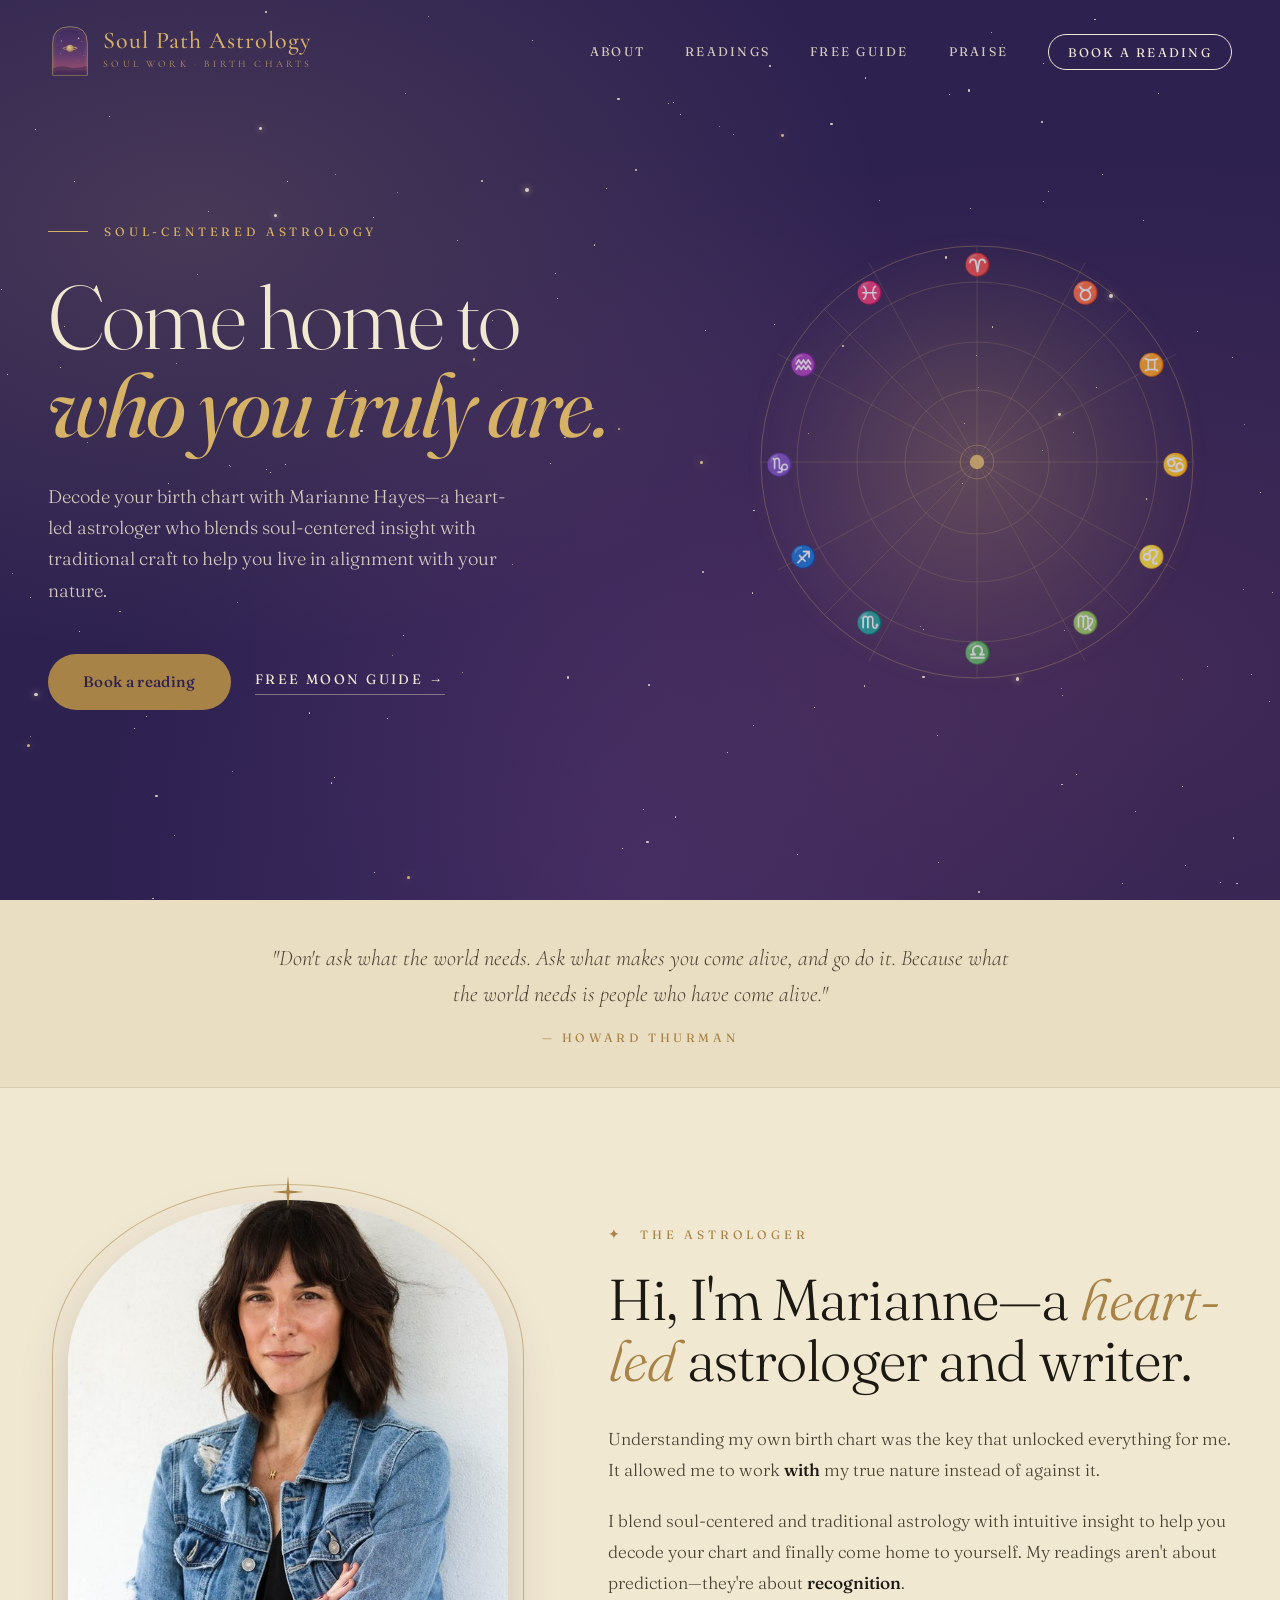
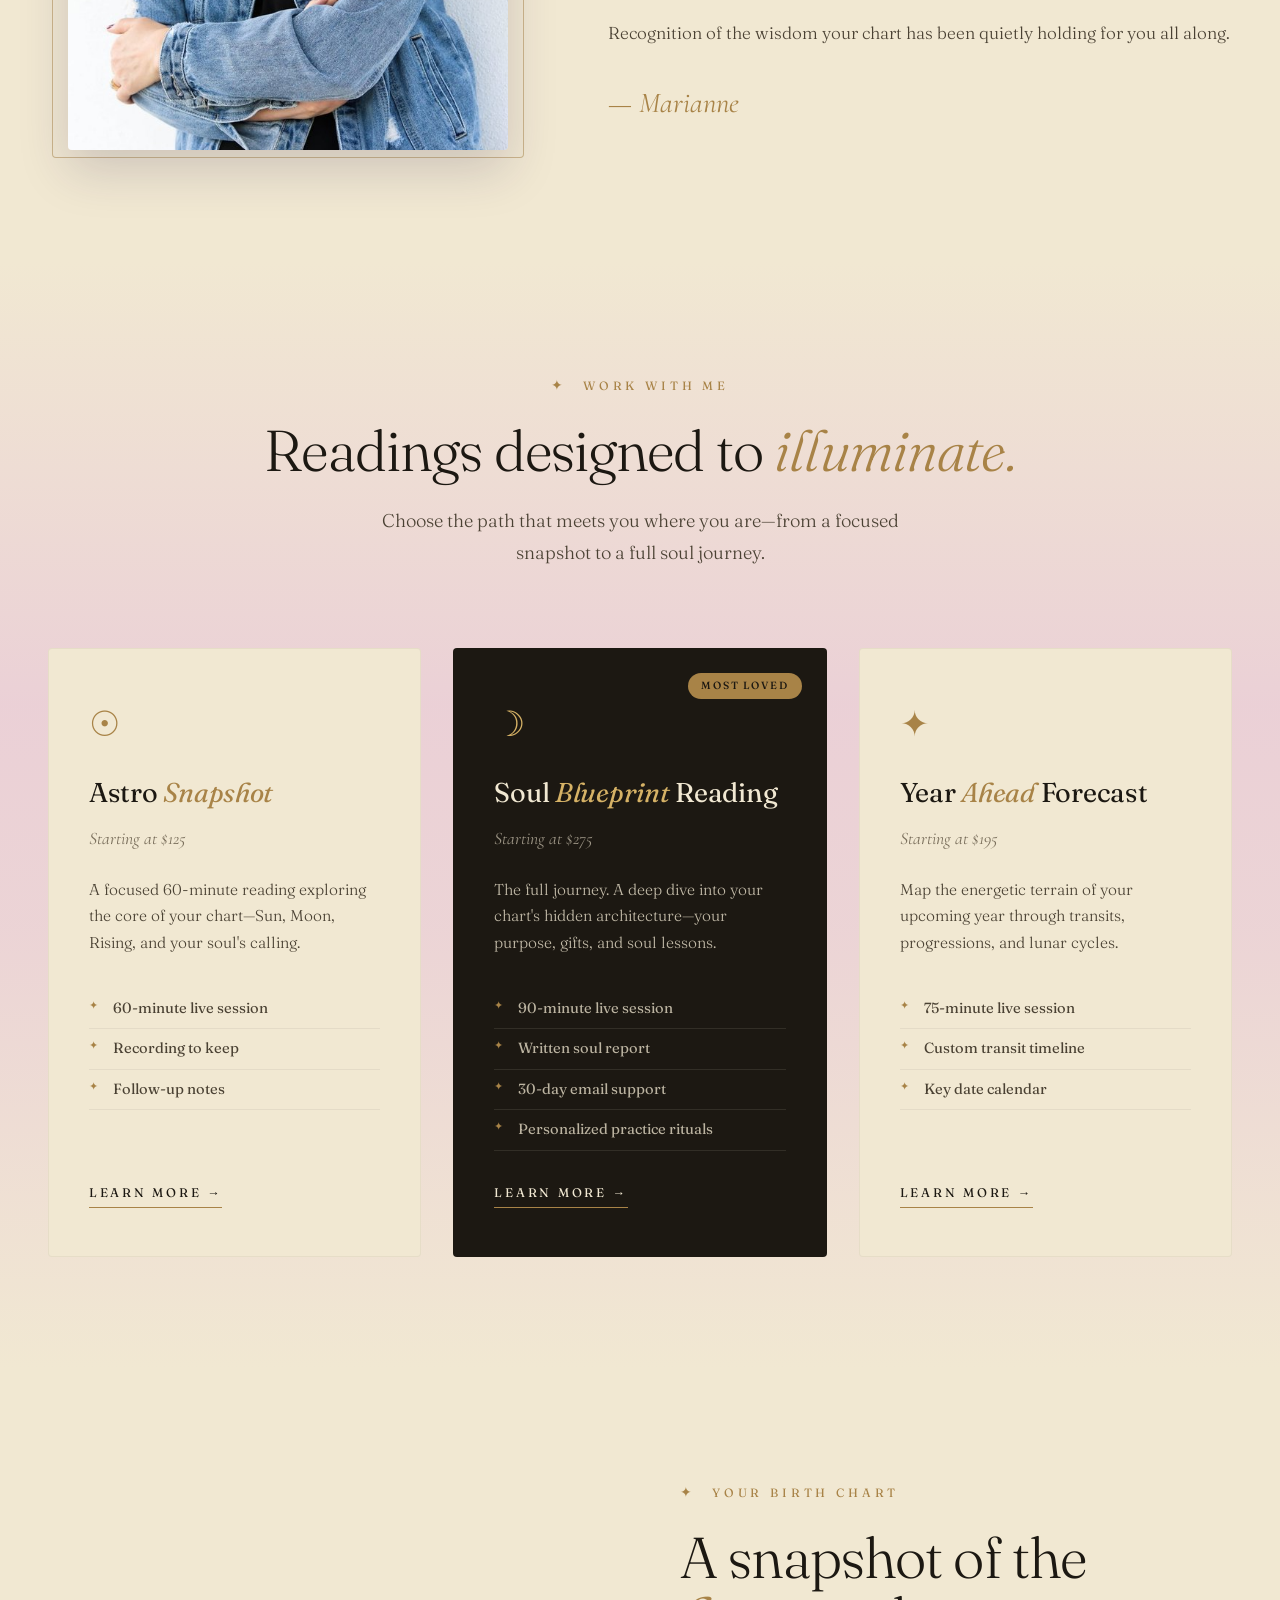
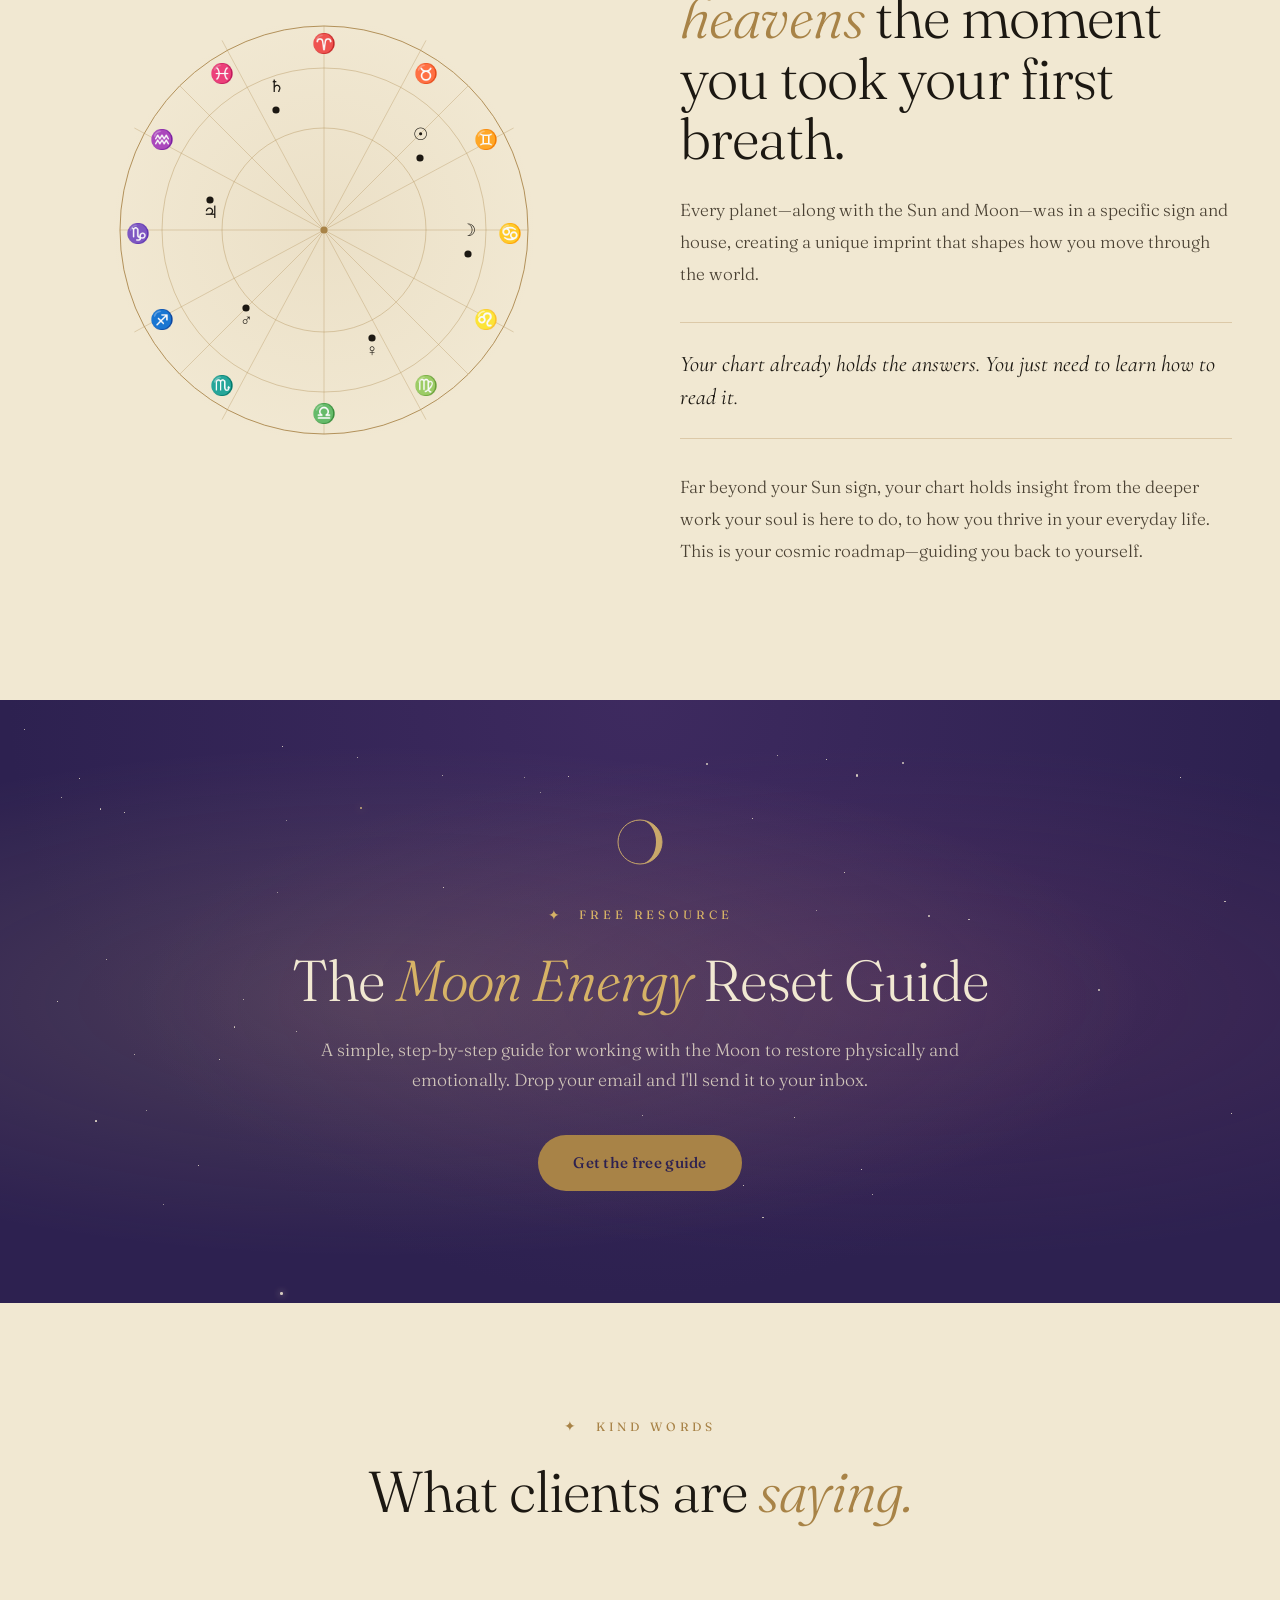
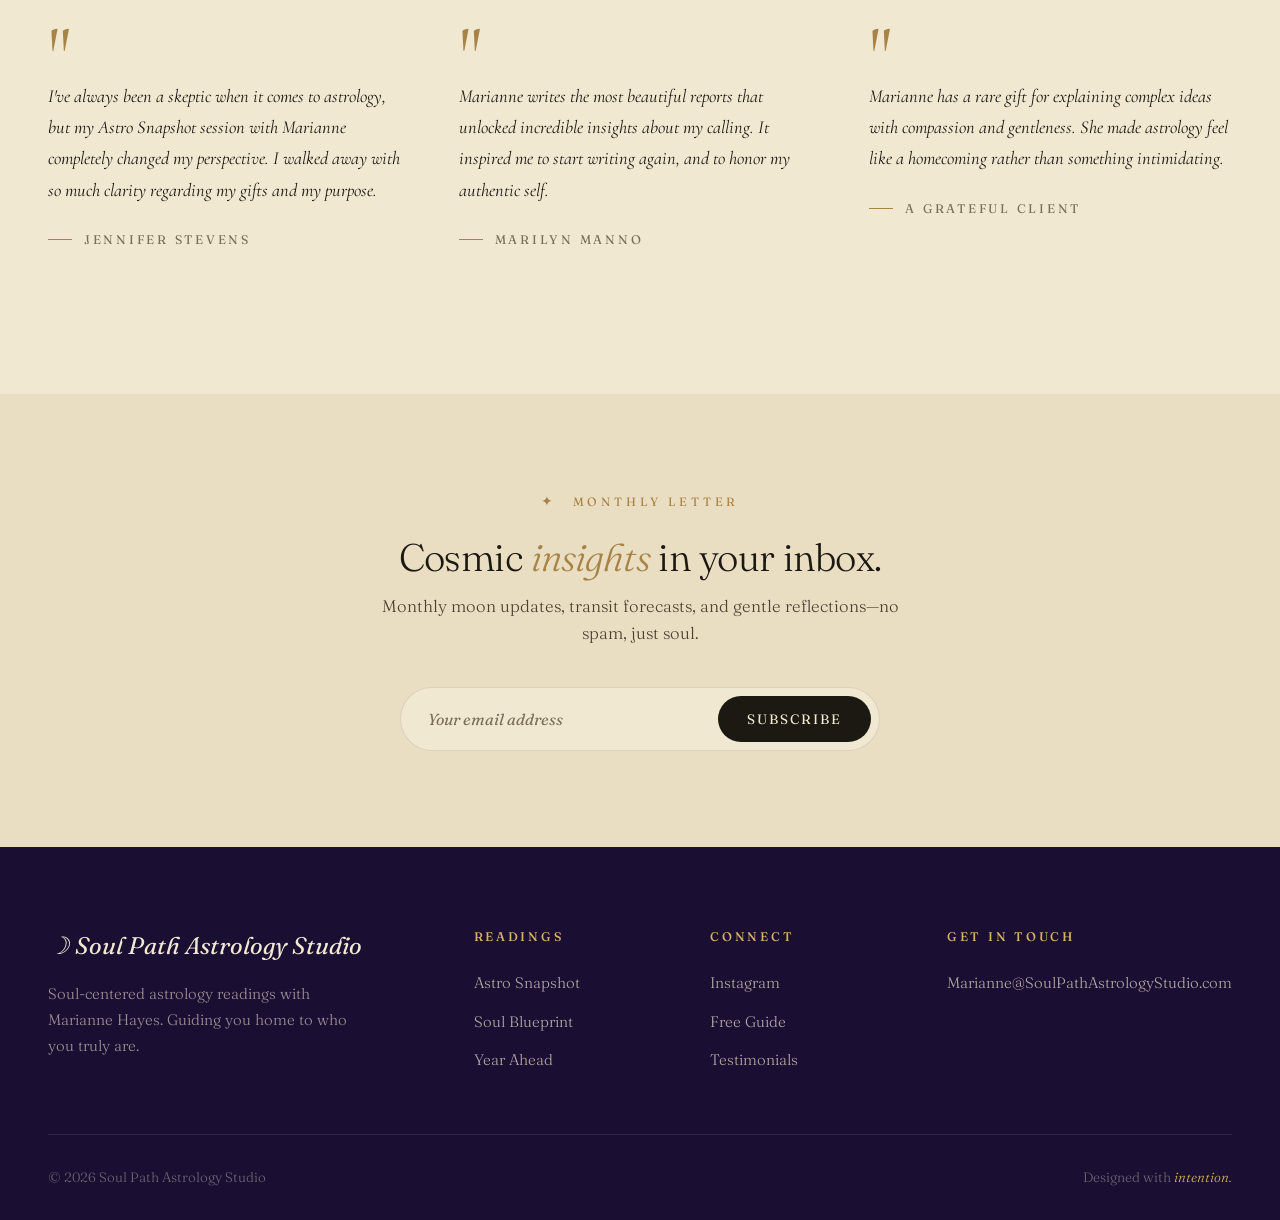
<file: index.html>
<!DOCTYPE html>
<html lang="en">
<head>
<meta charset="UTF-8">
<meta name="viewport" content="width=device-width, initial-scale=1.0">
<title>Soul Path Astrology Studio — Marianne Hayes</title>
<meta name="description" content="Soul-centered astrology readings with Marianne Hayes. Decode your birth chart and come home to who you truly are.">
<link rel="preconnect" href="https://fonts.googleapis.com">
<link rel="preconnect" href="https://fonts.gstatic.com" crossorigin>
<link href="https://fonts.googleapis.com/css2?family=Fraunces:ital,opsz,wght@0,9..144,300;0,9..144,400;0,9..144,500;0,9..144,600;1,9..144,300;1,9..144,400;1,9..144,500&family=Cormorant+Garamond:ital,wght@0,300;0,400;0,500;1,300;1,400;1,500&display=swap" rel="stylesheet">
<link rel="stylesheet" href="styles.css">
</head>
<body>

<!-- NAVIGATION -->
<nav class="main-nav" id="mainNav">
  <a href="index.html" class="logo">
    <svg class="logo-mark" viewBox="0 0 80 100" xmlns="http://www.w3.org/2000/svg">
      <defs>
        <linearGradient id="logoSky" x1="0" y1="0" x2="0" y2="1">
          <stop offset="0%" stop-color="#3D2A5C"/>
          <stop offset="55%" stop-color="#5D3B6E"/>
          <stop offset="85%" stop-color="#8C4A6B"/>
          <stop offset="100%" stop-color="#3D2854"/>
        </linearGradient>
        <radialGradient id="saturnGrad" cx="40%" cy="40%" r="60%">
          <stop offset="0%" stop-color="#E0C896"/>
          <stop offset="100%" stop-color="#A88347"/>
        </radialGradient>
      </defs>
      <path d="M 8 95 L 8 35 Q 8 5 40 5 Q 72 5 72 35 L 72 95 Z" 
            fill="url(#logoSky)" stroke="#C9A86A" stroke-width="1.2"/>
      <path d="M 12 92 L 12 36 Q 12 9 40 9 Q 68 9 68 36 L 68 92" 
            fill="none" stroke="#C9A86A" stroke-width="0.4" opacity="0.5"/>
      <g fill="#F1E8D2">
        <circle cx="20" cy="22" r="0.6" opacity="0.7"/>
        <circle cx="58" cy="18" r="0.5" opacity="0.6"/>
        <circle cx="62" cy="32" r="0.8" opacity="0.9"/>
        <circle cx="18" cy="38" r="0.5" opacity="0.6"/>
        <circle cx="22" cy="55" r="0.7" opacity="0.7"/>
        <circle cx="14" cy="70" r="0.5" opacity="0.5"/>
        <circle cx="65" cy="58" r="0.6" opacity="0.7"/>
        <circle cx="55" cy="68" r="0.5" opacity="0.6"/>
      </g>
      <g fill="#F1E8D2" opacity="0.95">
        <path d="M 56 24 L 56.6 26 L 58.5 26.5 L 56.6 27 L 56 29 L 55.4 27 L 53.5 26.5 L 55.4 26 Z"/>
        <path d="M 24 30 L 24.4 31.2 L 25.6 31.5 L 24.4 31.8 L 24 33 L 23.6 31.8 L 22.4 31.5 L 23.6 31.2 Z"/>
        <path d="M 50 42 L 50.4 43 L 51.4 43.3 L 50.4 43.6 L 50 44.5 L 49.6 43.6 L 48.6 43.3 L 49.6 43 Z"/>
      </g>
      <ellipse cx="40" cy="45" rx="13" ry="2.5" fill="none" stroke="#C9A86A" stroke-width="0.9"/>
      <ellipse cx="40" cy="45" rx="13" ry="2.5" fill="none" stroke="#DDBE7E" stroke-width="0.4" opacity="0.6"/>
      <circle cx="40" cy="45" r="6.5" fill="url(#saturnGrad)"/>
      <ellipse cx="40" cy="45" rx="13" ry="2.5" fill="none" stroke="#C9A86A" stroke-width="0.9" 
               stroke-dasharray="9 30" stroke-dashoffset="-6"/>
      <path d="M 9 82 Q 22 76 38 80 Q 52 84 71 78 L 71 95 L 9 95 Z" 
            fill="#3D2854" opacity="0.6"/>
      <path d="M 9 86 Q 22 82 38 84 Q 52 86 71 83" 
            fill="none" stroke="#C9A86A" stroke-width="0.3" opacity="0.4"/>
    </svg>
    <div>
      <div class="logo-text">Soul Path Astrology</div>
      <span class="logo-sub">Soul Work · Birth Charts</span>
    </div>
  </a>
  <button class="menu-toggle" id="menuToggle">☰</button>
  <ul class="nav-links" id="navLinks">
    <li><a href="#about">About</a></li>
    <li><a href="#readings">Readings</a></li>
    <li><a href="free-guide.html">Free Guide</a></li>
    <li><a href="#testimonials">Praise</a></li>
    <li><a href="#readings" class="nav-cta">Book a Reading</a></li>
  </ul>
</nav>

<!-- HERO -->
<header class="hero">
  <div class="stars" id="stars"></div>
  <div class="hero-content">
    <div>
      <div class="eyebrow">Soul-Centered Astrology</div>
      <h1>Come home to <em>who you truly are.</em></h1>
      <p class="hero-tagline">
        Decode your birth chart with Marianne Hayes—a heart-led astrologer 
        who blends soul-centered insight with traditional craft to help you 
        live in alignment with your nature.
      </p>
      <div class="hero-ctas">
        <a href="#readings" class="btn-primary">Book a reading</a>
        <a href="free-guide.html" class="btn-text">Free Moon Guide →</a>
      </div>
    </div>
    <div class="hero-wheel">
      <svg viewBox="0 0 400 400" xmlns="http://www.w3.org/2000/svg">
        <defs>
          <radialGradient id="wheelGlow" cx="50%" cy="50%" r="50%">
            <stop offset="0%" stop-color="#C9A86A" stop-opacity="0.3"/>
            <stop offset="100%" stop-color="#C9A86A" stop-opacity="0"/>
          </radialGradient>
        </defs>
        <circle cx="200" cy="200" r="195" fill="url(#wheelGlow)"/>
        <circle cx="200" cy="200" r="180" fill="none" stroke="#C9A86A" stroke-width="0.5" opacity="0.6"/>
        <circle cx="200" cy="200" r="150" fill="none" stroke="#C9A86A" stroke-width="0.4" opacity="0.5"/>
        <circle cx="200" cy="200" r="100" fill="none" stroke="#C9A86A" stroke-width="0.4" opacity="0.4"/>
        <circle cx="200" cy="200" r="60" fill="none" stroke="#C9A86A" stroke-width="0.4" opacity="0.5"/>
        <g stroke="#C9A86A" stroke-width="0.4" opacity="0.4">
          <line x1="200" y1="20" x2="200" y2="380"/>
          <line x1="20" y1="200" x2="380" y2="200"/>
          <line x1="73" y1="73" x2="327" y2="327"/>
          <line x1="327" y1="73" x2="73" y2="327"/>
          <line x1="110" y1="34" x2="290" y2="366"/>
          <line x1="290" y1="34" x2="110" y2="366"/>
          <line x1="34" y1="110" x2="366" y2="290"/>
          <line x1="34" y1="290" x2="366" y2="110"/>
        </g>
        <g font-family="Cormorant Garamond, serif" font-size="18" fill="#C9A86A" text-anchor="middle">
          <text x="200" y="42" opacity="0.85">♈</text>
          <text x="290" y="65" opacity="0.85">♉</text>
          <text x="345" y="125" opacity="0.85">♊</text>
          <text x="365" y="208" opacity="0.85">♋</text>
          <text x="345" y="285" opacity="0.85">♌</text>
          <text x="290" y="340" opacity="0.85">♍</text>
          <text x="200" y="365" opacity="0.85">♎</text>
          <text x="110" y="340" opacity="0.85">♏</text>
          <text x="55" y="285" opacity="0.85">♐</text>
          <text x="35" y="208" opacity="0.85">♑</text>
          <text x="55" y="125" opacity="0.85">♒</text>
          <text x="110" y="65" opacity="0.85">♓</text>
        </g>
        <circle cx="200" cy="200" r="6" fill="#C9A86A"/>
        <circle cx="200" cy="200" r="14" fill="none" stroke="#C9A86A" stroke-width="0.6" opacity="0.6"/>
      </svg>
    </div>
  </div>
</header>

<!-- QUOTE STRIP -->
<div class="quote-strip">
  <p>"Don't ask what the world needs. Ask what makes you come alive, and go do it. Because what the world needs is people who have come alive."</p>
  <cite>— Howard Thurman</cite>
</div>

<!-- ABOUT -->
<section class="about" id="about">
  <div class="container">
    <div class="about-grid">
      <div class="about-image">
        <svg class="about-ornament" viewBox="0 0 40 40" xmlns="http://www.w3.org/2000/svg">
          <g fill="#A88347">
            <path d="M 20 4 L 21.5 18.5 L 36 20 L 21.5 21.5 L 20 36 L 18.5 21.5 L 4 20 L 18.5 18.5 Z"/>
          </g>
        </svg>
        <div class="about-image-frame">
          <img src="images/marianne.jpg" alt="Marianne Hayes, founder of Soul Path Astrology Studio">
        </div>
      </div>
      <div class="about-text">
        <div class="section-label">The Astrologer</div>
        <h2>Hi, I'm Marianne—a <em>heart-led</em> astrologer and writer.</h2>
        <p>
          Understanding my own birth chart was the key that unlocked everything for me. 
          It allowed me to work <strong>with</strong> my true nature instead of against it.
        </p>
        <p>
          I blend soul-centered and traditional astrology with intuitive insight to help 
          you decode your chart and finally come home to yourself. My readings aren't 
          about prediction—they're about <strong>recognition</strong>.
        </p>
        <p>
          Recognition of the wisdom your chart has been quietly holding for you all along.
        </p>
        <div class="signature">— Marianne</div>
      </div>
    </div>
  </div>
</section>

<!-- SERVICES with pink dream background -->
<section class="services with-bg" id="readings">
  <div class="container">
    <div class="services-header">
      <div class="section-label">Work With Me</div>
      <h2>Readings designed to <em>illuminate.</em></h2>
      <p class="lede">Choose the path that meets you where you are—from a focused snapshot to a full soul journey.</p>
    </div>
    <div class="services-grid">
      <div class="service-card">
        <span class="service-icon">☉</span>
        <h3>Astro <em>Snapshot</em></h3>
        <div class="service-price">Starting at $125</div>
        <p>A focused 60-minute reading exploring the core of your chart—Sun, Moon, Rising, and your soul's calling.</p>
        <ul class="service-features">
          <li>60-minute live session</li>
          <li>Recording to keep</li>
          <li>Follow-up notes</li>
        </ul>
        <a href="astro-snapshot.html" class="service-cta">Learn More →</a>
      </div>
      <div class="service-card featured">
        <span class="featured-tag">Most Loved</span>
        <span class="service-icon">☽</span>
        <h3>Soul <em>Blueprint</em> Reading</h3>
        <div class="service-price">Starting at $275</div>
        <p>The full journey. A deep dive into your chart's hidden architecture—your purpose, gifts, and soul lessons.</p>
        <ul class="service-features">
          <li>90-minute live session</li>
          <li>Written soul report</li>
          <li>30-day email support</li>
          <li>Personalized practice rituals</li>
        </ul>
        <a href="soul-blueprint.html" class="service-cta">Learn More →</a>
      </div>
      <div class="service-card">
        <span class="service-icon">✦</span>
        <h3>Year <em>Ahead</em> Forecast</h3>
        <div class="service-price">Starting at $195</div>
        <p>Map the energetic terrain of your upcoming year through transits, progressions, and lunar cycles.</p>
        <ul class="service-features">
          <li>75-minute live session</li>
          <li>Custom transit timeline</li>
          <li>Key date calendar</li>
        </ul>
        <a href="year-ahead.html" class="service-cta">Learn More →</a>
      </div>
    </div>
  </div>
</section>

<!-- BIRTH CHART EXPLAINER -->
<section class="explainer">
  <div class="container">
    <div class="explainer-grid">
      <div class="chart-illustration">
        <svg viewBox="0 0 400 400" xmlns="http://www.w3.org/2000/svg">
          <defs>
            <radialGradient id="chartGrad" cx="50%" cy="50%" r="50%">
              <stop offset="0%" stop-color="#A88347" stop-opacity="0.08"/>
              <stop offset="100%" stop-color="#A88347" stop-opacity="0"/>
            </radialGradient>
          </defs>
          <circle cx="200" cy="200" r="180" fill="url(#chartGrad)"/>
          <circle cx="200" cy="200" r="170" fill="none" stroke="#A88347" stroke-width="0.8" opacity="0.9"/>
          <circle cx="200" cy="200" r="135" fill="none" stroke="#A88347" stroke-width="0.5" opacity="0.6"/>
          <circle cx="200" cy="200" r="85" fill="none" stroke="#A88347" stroke-width="0.5" opacity="0.6"/>
          <g stroke="#A88347" stroke-width="0.5" opacity="0.5">
            <line x1="200" y1="30" x2="200" y2="370"/>
            <line x1="30" y1="200" x2="370" y2="200"/>
            <line x1="80" y1="80" x2="320" y2="320"/>
            <line x1="320" y1="80" x2="80" y2="320"/>
            <line x1="115" y1="42" x2="285" y2="358"/>
            <line x1="285" y1="42" x2="115" y2="358"/>
            <line x1="42" y1="115" x2="358" y2="285"/>
            <line x1="42" y1="285" x2="358" y2="115"/>
          </g>
          <g font-family="Cormorant Garamond, serif" font-size="16" fill="#A88347" text-anchor="middle" font-weight="400">
            <text x="200" y="50">♈</text>
            <text x="285" y="75">♉</text>
            <text x="335" y="130">♊</text>
            <text x="355" y="208">♋</text>
            <text x="335" y="280">♌</text>
            <text x="285" y="335">♍</text>
            <text x="200" y="358">♎</text>
            <text x="115" y="335">♏</text>
            <text x="65" y="280">♐</text>
            <text x="45" y="208">♑</text>
            <text x="65" y="130">♒</text>
            <text x="115" y="75">♓</text>
          </g>
          <g fill="#1C1812">
            <circle cx="280" cy="140" r="3"/>
            <circle cx="320" cy="220" r="3"/>
            <circle cx="240" cy="290" r="3"/>
            <circle cx="135" cy="265" r="3"/>
            <circle cx="105" cy="175" r="3"/>
            <circle cx="160" cy="100" r="3"/>
          </g>
          <g font-family="Cormorant Garamond, serif" font-size="14" fill="#1C1812" text-anchor="middle">
            <text x="280" y="125">☉</text>
            <text x="320" y="205">☽</text>
            <text x="240" y="305">♀</text>
            <text x="135" y="280">♂</text>
            <text x="105" y="190">♃</text>
            <text x="160" y="85">♄</text>
          </g>
          <circle cx="200" cy="200" r="3" fill="#A88347"/>
        </svg>
      </div>
      <div class="explainer-text">
        <div class="section-label">Your Birth Chart</div>
        <h2>A snapshot of the <em>heavens</em> the moment you took your first breath.</h2>
        <p>
          Every planet—along with the Sun and Moon—was in a specific sign and house, 
          creating a unique imprint that shapes how you move through the world.
        </p>
        <p class="highlight">
          Your chart already holds the answers. You just need to learn how to read it.
        </p>
        <p>
          Far beyond your Sun sign, your chart holds insight from the deeper work your 
          soul is here to do, to how you thrive in your everyday life. This is your 
          cosmic roadmap—guiding you back to yourself.
        </p>
      </div>
    </div>
  </div>
</section>

<!-- FREE GUIDE BANNER -->
<section class="free-guide" id="guide">
  <div class="stars" id="starsGuide"></div>
  <div class="free-guide-content">
    <div class="moon-decoration">
      <svg viewBox="0 0 60 60" xmlns="http://www.w3.org/2000/svg">
        <circle cx="30" cy="30" r="22" fill="none" stroke="#C9A86A" stroke-width="1"/>
        <path d="M 30 8 A 22 22 0 0 1 30 52 A 16 22 0 0 0 30 8 Z" fill="#C9A86A"/>
      </svg>
    </div>
    <div class="section-label">Free Resource</div>
    <h2>The <em>Moon Energy</em> Reset Guide</h2>
    <p>
      A simple, step-by-step guide for working with the Moon to restore physically and emotionally. 
      Drop your email and I'll send it to your inbox.
    </p>
    <a href="free-guide.html" class="btn-primary">Get the free guide</a>
  </div>
</section>

<!-- TESTIMONIALS -->
<section class="testimonials" id="testimonials">
  <div class="container">
    <div class="testimonials-header">
      <div class="section-label">Kind Words</div>
      <h2>What clients are <em>saying.</em></h2>
    </div>
    <div class="testimonials-grid">
      <div class="testimonial">
        <span class="testimonial-mark">"</span>
        <p>
          I've always been a skeptic when it comes to astrology, but my Astro Snapshot 
          session with Marianne completely changed my perspective. I walked away with 
          so much clarity regarding my gifts and my purpose.
        </p>
        <div class="testimonial-author">Jennifer Stevens</div>
      </div>
      <div class="testimonial">
        <span class="testimonial-mark">"</span>
        <p>
          Marianne writes the most beautiful reports that unlocked incredible insights 
          about my calling. It inspired me to start writing again, and to honor my 
          authentic self.
        </p>
        <div class="testimonial-author">Marilyn Manno</div>
      </div>
      <div class="testimonial">
        <span class="testimonial-mark">"</span>
        <p>
          Marianne has a rare gift for explaining complex ideas with compassion and 
          gentleness. She made astrology feel like a homecoming rather than something 
          intimidating.
        </p>
        <div class="testimonial-author">A grateful client</div>
      </div>
    </div>
  </div>
</section>

<!-- NEWSLETTER -->
<section class="newsletter">
  <div class="newsletter-content">
    <div class="section-label">Monthly Letter</div>
    <h2>Cosmic <em>insights</em> in your inbox.</h2>
    <p>Monthly moon updates, transit forecasts, and gentle reflections—no spam, just soul.</p>
    <form class="newsletter-form" onsubmit="event.preventDefault(); alert('In the real site this would subscribe you!');">
      <input type="email" placeholder="Your email address" required>
      <button type="submit">Subscribe</button>
    </form>
  </div>
</section>

<!-- FOOTER -->
<footer>
  <div class="footer-grid">
    <div class="footer-brand">
      <h3>☽ Soul Path Astrology Studio</h3>
      <p>Soul-centered astrology readings with Marianne Hayes. Guiding you home to who you truly are.</p>
    </div>
    <div class="footer-col">
      <h4>Readings</h4>
      <ul>
        <li><a href="astro-snapshot.html">Astro Snapshot</a></li>
        <li><a href="soul-blueprint.html">Soul Blueprint</a></li>
        <li><a href="year-ahead.html">Year Ahead</a></li>
      </ul>
    </div>
    <div class="footer-col">
      <h4>Connect</h4>
      <ul>
        <li><a href="https://www.instagram.com/soulpathastrostudio/">Instagram</a></li>
        <li><a href="free-guide.html">Free Guide</a></li>
        <li><a href="#testimonials">Testimonials</a></li>
      </ul>
    </div>
    <div class="footer-col">
      <h4>Get in Touch</h4>
      <ul>
        <li><a href="mailto:Marianne@SoulPathAstrologyStudio.com">Marianne@SoulPathAstrologyStudio.com</a></li>
      </ul>
    </div>
  </div>
  <div class="footer-bottom">
    <div>© 2026 Soul Path Astrology Studio</div>
    <div>Designed with <em>intention.</em></div>
  </div>
</footer>

<script src="script.js"></script>
</body>
</html>
</file>
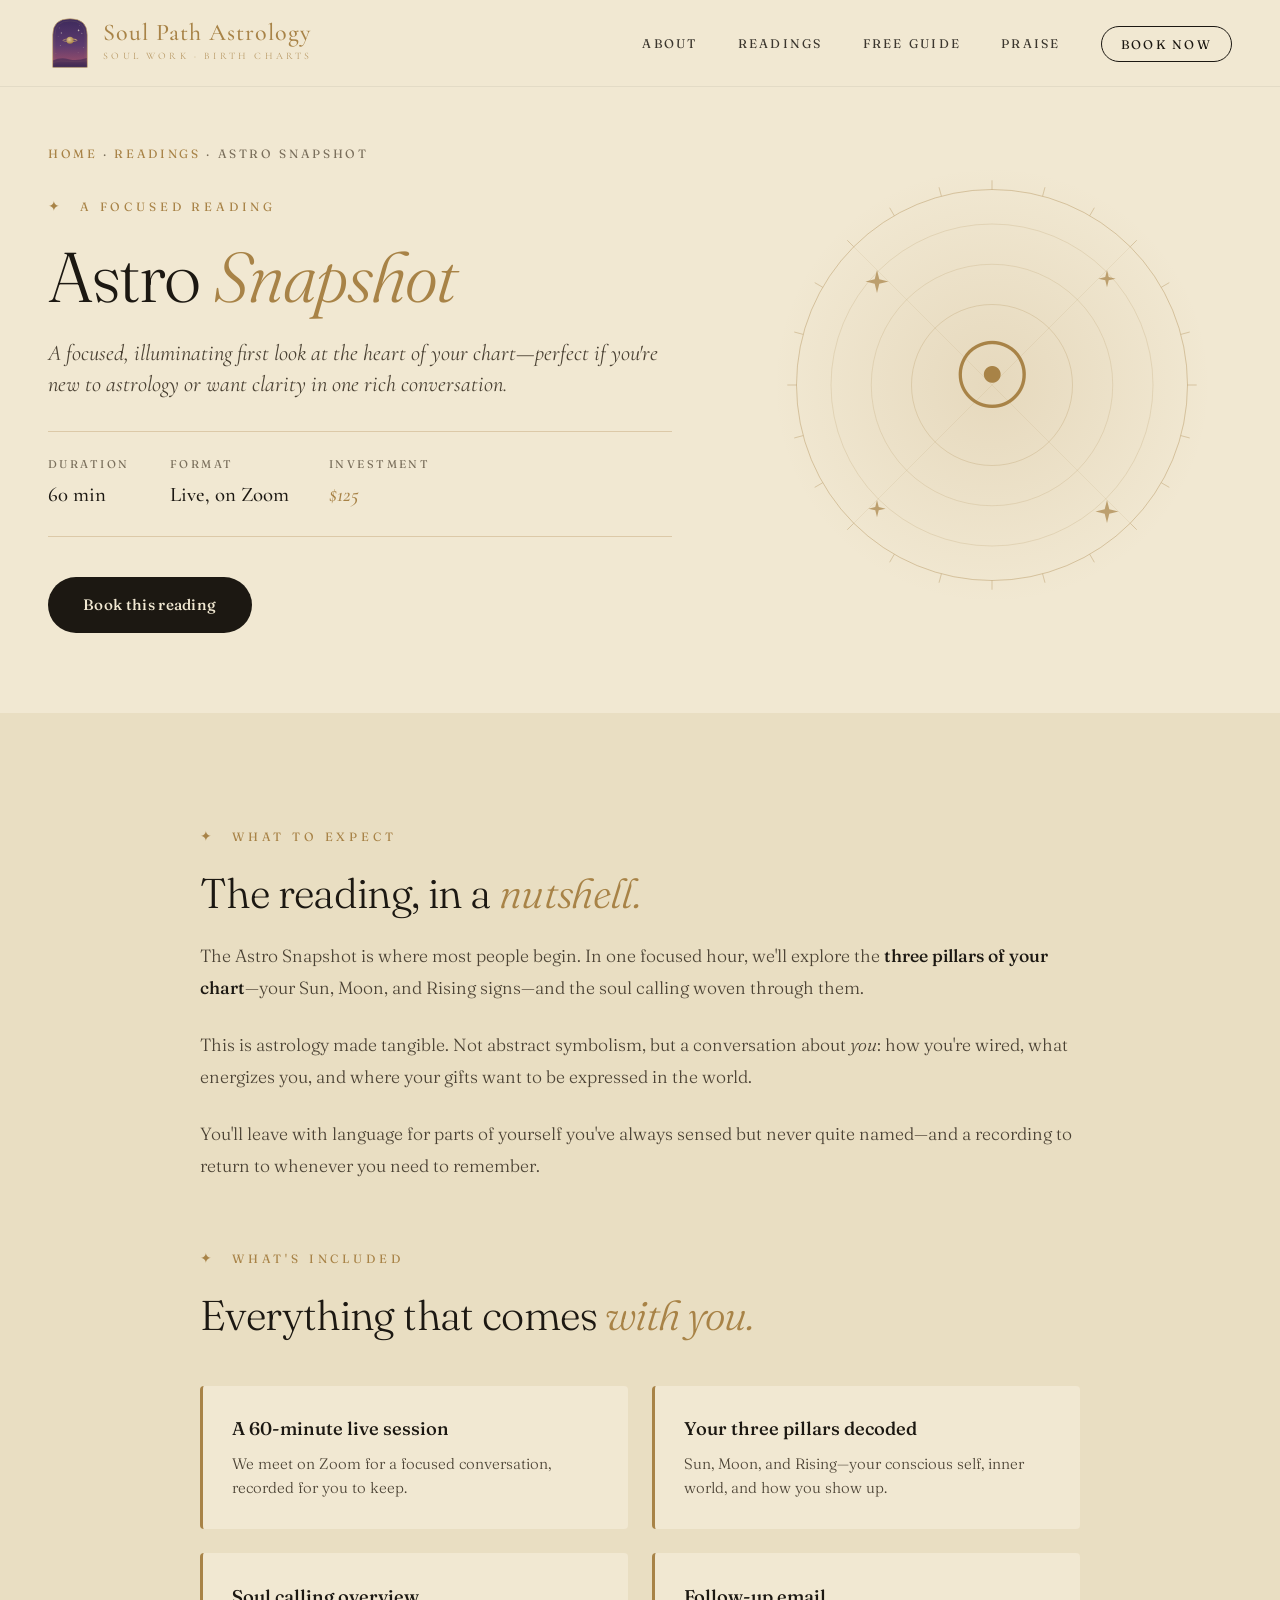
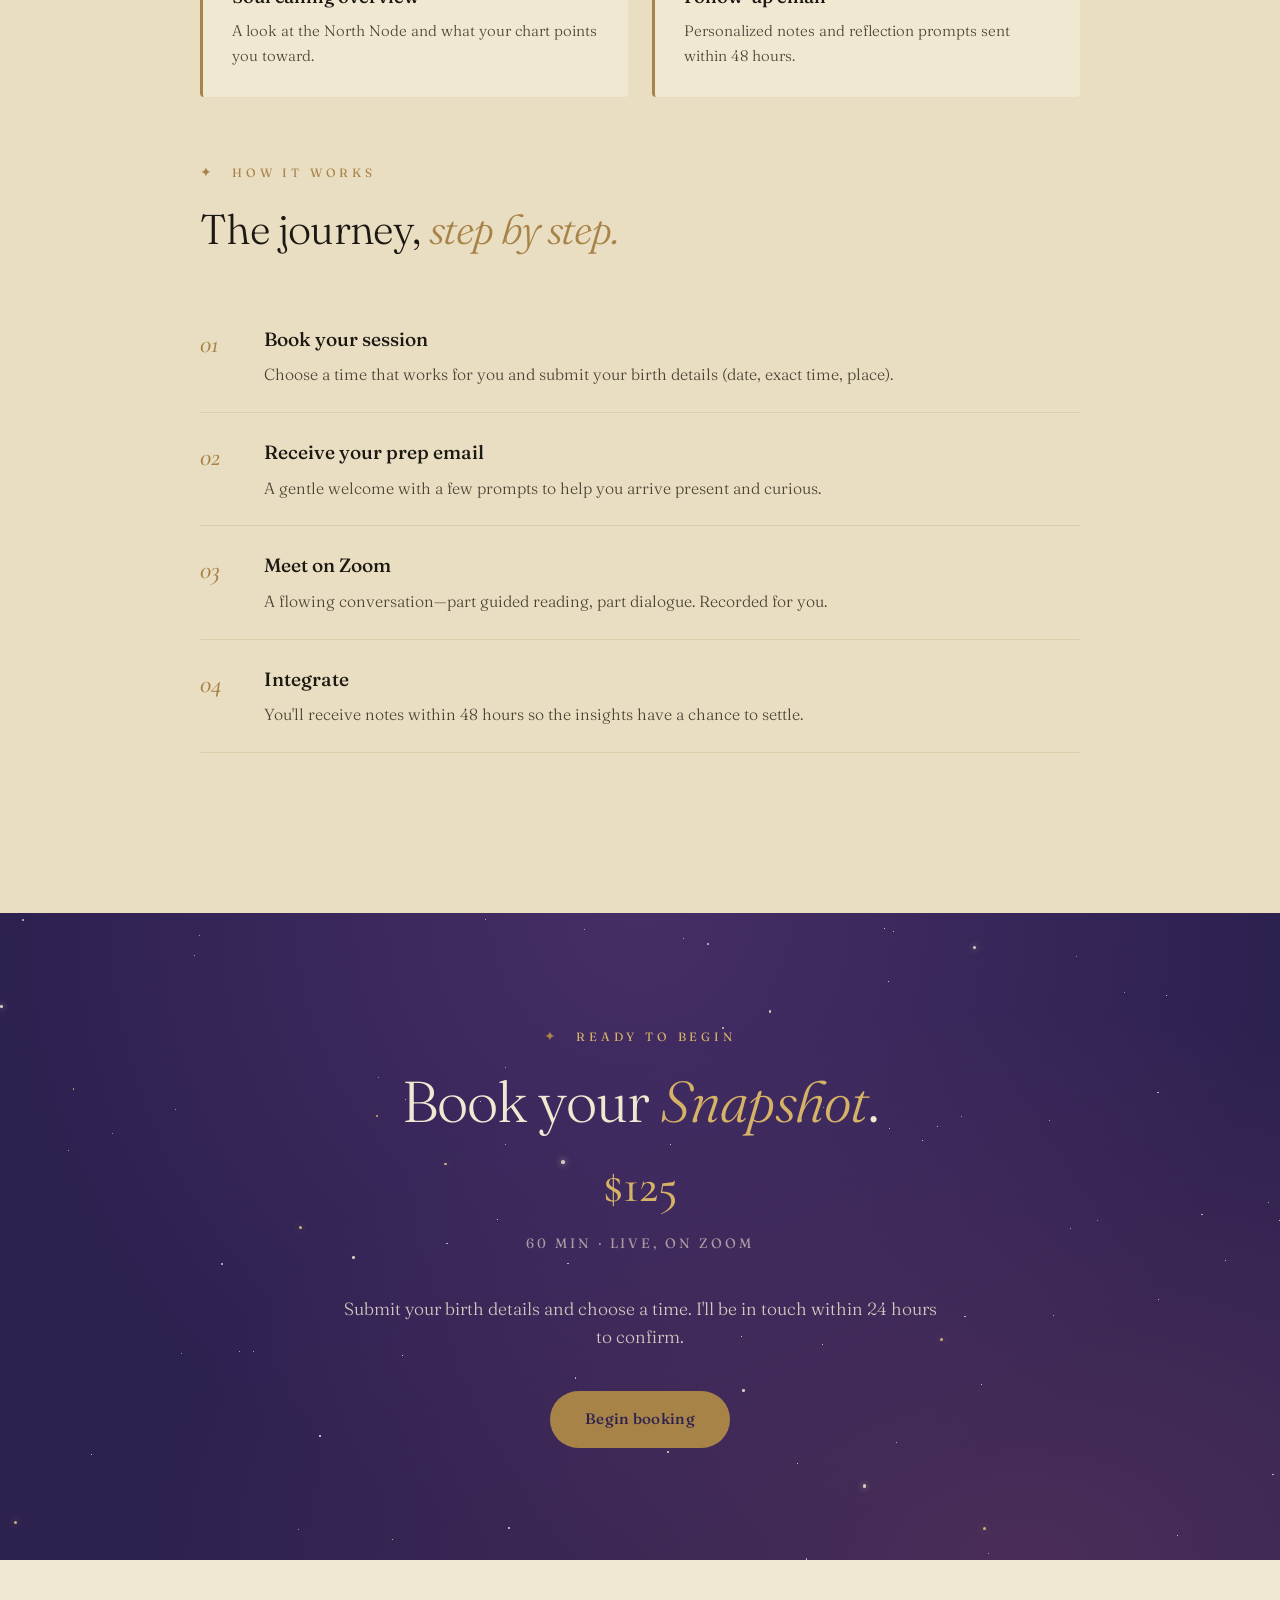
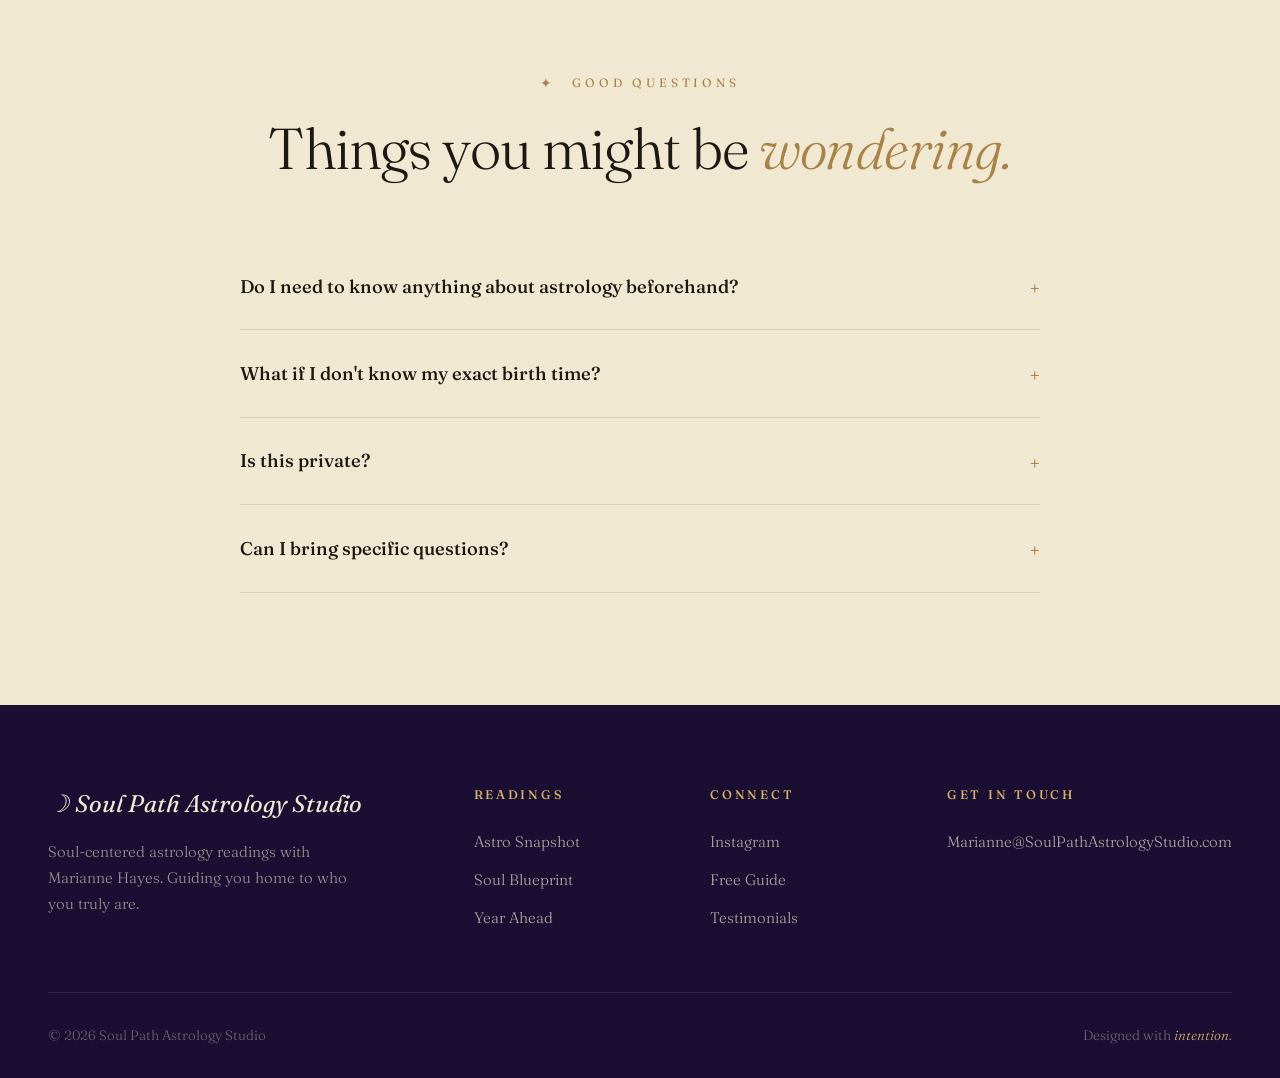
<file: astro-snapshot.html>
<!DOCTYPE html>
<html lang="en">
<head>
<meta charset="UTF-8">
<meta name="viewport" content="width=device-width, initial-scale=1.0">
<title>Astro Snapshot Reading — Soul Path Astrology Studio</title>
<meta name="description" content="A focused, illuminating first look at the heart of your chart—perfect if you're new to astrology or want clarity in one rich conversation.">
<link rel="preconnect" href="https://fonts.googleapis.com">
<link rel="preconnect" href="https://fonts.gstatic.com" crossorigin>
<link href="https://fonts.googleapis.com/css2?family=Fraunces:ital,opsz,wght@0,9..144,300;0,9..144,400;0,9..144,500;0,9..144,600;1,9..144,300;1,9..144,400;1,9..144,500&family=Cormorant+Garamond:ital,wght@0,300;0,400;0,500;1,300;1,400;1,500&display=swap" rel="stylesheet">
<link rel="stylesheet" href="styles.css">
</head>
<body>

<nav class="main-nav solid" id="mainNav">
  <a href="index.html" class="logo">
    <svg class="logo-mark" viewBox="0 0 80 100" xmlns="http://www.w3.org/2000/svg">
      <defs>
        <linearGradient id="logoSky" x1="0" y1="0" x2="0" y2="1">
          <stop offset="0%" stop-color="#3D2A5C"/>
          <stop offset="55%" stop-color="#5D3B6E"/>
          <stop offset="85%" stop-color="#8C4A6B"/>
          <stop offset="100%" stop-color="#3D2854"/>
        </linearGradient>
        <radialGradient id="saturnGrad" cx="40%" cy="40%" r="60%">
          <stop offset="0%" stop-color="#E0C896"/>
          <stop offset="100%" stop-color="#A88347"/>
        </radialGradient>
      </defs>
      <path d="M 8 95 L 8 35 Q 8 5 40 5 Q 72 5 72 35 L 72 95 Z" fill="url(#logoSky)" stroke="#C9A86A" stroke-width="1.2"/>
      <path d="M 12 92 L 12 36 Q 12 9 40 9 Q 68 9 68 36 L 68 92" fill="none" stroke="#C9A86A" stroke-width="0.4" opacity="0.5"/>
      <g fill="#F1E8D2">
        <circle cx="20" cy="22" r="0.6" opacity="0.7"/><circle cx="58" cy="18" r="0.5" opacity="0.6"/>
        <circle cx="62" cy="32" r="0.8" opacity="0.9"/><circle cx="18" cy="38" r="0.5" opacity="0.6"/>
        <circle cx="22" cy="55" r="0.7" opacity="0.7"/><circle cx="14" cy="70" r="0.5" opacity="0.5"/>
        <circle cx="65" cy="58" r="0.6" opacity="0.7"/><circle cx="55" cy="68" r="0.5" opacity="0.6"/>
      </g>
      <g fill="#F1E8D2" opacity="0.95">
        <path d="M 56 24 L 56.6 26 L 58.5 26.5 L 56.6 27 L 56 29 L 55.4 27 L 53.5 26.5 L 55.4 26 Z"/>
        <path d="M 24 30 L 24.4 31.2 L 25.6 31.5 L 24.4 31.8 L 24 33 L 23.6 31.8 L 22.4 31.5 L 23.6 31.2 Z"/>
        <path d="M 50 42 L 50.4 43 L 51.4 43.3 L 50.4 43.6 L 50 44.5 L 49.6 43.6 L 48.6 43.3 L 49.6 43 Z"/>
      </g>
      <ellipse cx="40" cy="45" rx="13" ry="2.5" fill="none" stroke="#C9A86A" stroke-width="0.9"/>
      <ellipse cx="40" cy="45" rx="13" ry="2.5" fill="none" stroke="#DDBE7E" stroke-width="0.4" opacity="0.6"/>
      <circle cx="40" cy="45" r="6.5" fill="url(#saturnGrad)"/>
      <ellipse cx="40" cy="45" rx="13" ry="2.5" fill="none" stroke="#C9A86A" stroke-width="0.9" stroke-dasharray="9 30" stroke-dashoffset="-6"/>
      <path d="M 9 82 Q 22 76 38 80 Q 52 84 71 78 L 71 95 L 9 95 Z" fill="#3D2854" opacity="0.6"/>
      <path d="M 9 86 Q 22 82 38 84 Q 52 86 71 83" fill="none" stroke="#C9A86A" stroke-width="0.3" opacity="0.4"/>
    </svg>
    <div>
      <div class="logo-text">Soul Path Astrology</div>
      <span class="logo-sub">Soul Work · Birth Charts</span>
    </div>
  </a>
  <button class="menu-toggle" id="menuToggle">☰</button>
  <ul class="nav-links" id="navLinks">
    <li><a href="index.html#about">About</a></li>
    <li><a href="index.html#readings">Readings</a></li>
    <li><a href="free-guide.html">Free Guide</a></li>
    <li><a href="index.html#testimonials">Praise</a></li>
    <li><a href="#book" class="nav-cta">Book Now</a></li>
  </ul>
</nav>

<!-- READING HERO -->
<header class="reading-hero">
  <div class="reading-hero-grid">
    <div>
      <div class="breadcrumb">
        <a href="index.html">Home</a> · <a href="index.html#readings">Readings</a> · Astro Snapshot
      </div>
      <div class="section-label">A Focused Reading</div>
      <h1 class="reading-title">Astro <em>Snapshot</em></h1>
      <p class="reading-subtitle">A focused, illuminating first look at the heart of your chart—perfect if you're new to astrology or want clarity in one rich conversation.</p>
      <div class="reading-meta">
        <div class="meta-item"><span class="meta-label">Duration</span><span class="meta-value">60 min</span></div>
        <div class="meta-item"><span class="meta-label">Format</span><span class="meta-value">Live, on Zoom</span></div>
        <div class="meta-item"><span class="meta-label">Investment</span><span class="meta-value"><em>$125</em></span></div>
      </div>
      <a href="#book" class="btn-primary" style="background: var(--ink); color: var(--cream);">Book this reading</a>
    </div>
    <div class="reading-illustration">
      <svg viewBox="0 0 400 400" xmlns="http://www.w3.org/2000/svg">
  <defs>
    <radialGradient id="ringGlow_astro-snapshot" cx="50%" cy="50%" r="50%">
      <stop offset="0%" stop-color="#A88347" stop-opacity="0.15"/>
      <stop offset="100%" stop-color="#A88347" stop-opacity="0"/>
    </radialGradient>
  </defs>
  <!-- soft outer glow -->
  <circle cx="200" cy="200" r="190" fill="url(#ringGlow_astro-snapshot)"/>
  <!-- concentric rings -->
  <circle cx="200" cy="200" r="170" fill="none" stroke="#A88347" stroke-width="0.6" opacity="0.55"/>
  <circle cx="200" cy="200" r="140" fill="none" stroke="#A88347" stroke-width="0.4" opacity="0.4"/>
  <circle cx="200" cy="200" r="105" fill="none" stroke="#A88347" stroke-width="0.4" opacity="0.4"/>
  <circle cx="200" cy="200" r="70" fill="none" stroke="#A88347" stroke-width="0.4" opacity="0.5"/>
  <!-- decorative tick marks around outer ring -->
  <g stroke="#A88347" stroke-width="0.5" opacity="0.6">
    <line x1="370.0" y1="200.0" x2="378.0" y2="200.0"/> <line x1="364.2073904691416" y1="243.99923766742853" x2="371.93479707945414" y2="246.0697900282487"/> <line x1="347.2243186433546" y1="285.0" x2="354.1525218736301" y2="289.0"/> <line x1="320.2081528017131" y1="320.2081528017131" x2="325.86500705120545" y2="325.86500705120545"/> <line x1="285.0" y1="347.22431864335454" x2="289.0" y2="354.15252187363006"/> <line x1="243.99923766742853" y1="364.2073904691416" x2="246.0697900282487" y2="371.93479707945414"/> <line x1="200.0" y1="370.0" x2="200.0" y2="378.0"/> <line x1="156.00076233257147" y1="364.2073904691416" x2="153.93020997175128" y2="371.93479707945414"/> <line x1="115.00000000000004" y1="347.2243186433546" x2="111.00000000000004" y2="354.1525218736301"/> <line x1="79.79184719828693" y1="320.2081528017131" x2="74.13499294879455" y2="325.86500705120545"/> <line x1="52.77568135664541" y1="285.0" x2="45.84747812636991" y2="289.0"/> <line x1="35.792609530858414" y1="243.9992376674286" x2="28.065202920545858" y2="246.06979002824875"/> <line x1="30.0" y1="200.00000000000003" x2="22.0" y2="200.00000000000003"/> <line x1="35.792609530858385" y1="156.00076233257147" x2="28.06520292054583" y2="153.9302099717513"/> <line x1="52.775681356645435" y1="114.99999999999999" x2="45.847478126369936" y2="110.99999999999999"/> <line x1="79.79184719828689" y1="79.79184719828693" x2="74.13499294879452" y2="74.13499294879455"/> <line x1="114.99999999999993" y1="52.775681356645464" x2="110.99999999999991" y2="45.847478126369964"/> <line x1="156.0007623325715" y1="35.792609530858385" x2="153.93020997175134" y2="28.06520292054583"/> <line x1="199.99999999999997" y1="30.0" x2="199.99999999999997" y2="22.0"/> <line x1="243.99923766742845" y1="35.79260953085836" x2="246.0697900282486" y2="28.06520292054583"/> <line x1="285.0" y1="52.775681356645435" x2="289.0" y2="45.847478126369936"/> <line x1="320.208152801713" y1="79.79184719828689" x2="325.86500705120545" y2="74.13499294879452"/> <line x1="347.22431864335454" y1="114.99999999999993" x2="354.15252187363" y2="110.99999999999991"/> <line x1="364.2073904691416" y1="156.00076233257147" x2="371.93479707945414" y2="153.9302099717513"/>
  </g>
  <!-- diagonal accent lines -->
  <g stroke="#A88347" stroke-width="0.3" opacity="0.3">
    <line x1="80" y1="80" x2="320" y2="320"/>
    <line x1="320" y1="80" x2="80" y2="320"/>
  </g>
  <!-- center large symbol -->
  <text x="200" y="220" font-family="Cormorant Garamond, serif" font-size="80" fill="#A88347" text-anchor="middle" font-weight="400">☉</text>
  <!-- small ornamental stars -->
  <g fill="#A88347" opacity="0.7">
    <path d="M 100 100 L 102 108 L 110 110 L 102 112 L 100 120 L 98 112 L 90 110 L 98 108 Z"/>
    <path d="M 300 100 L 301.5 106 L 307.5 107.5 L 301.5 109 L 300 115 L 298.5 109 L 292.5 107.5 L 298.5 106 Z"/>
    <path d="M 300 300 L 302 308 L 310 310 L 302 312 L 300 320 L 298 312 L 290 310 L 298 308 Z"/>
    <path d="M 100 300 L 101.5 306 L 107.5 307.5 L 101.5 309 L 100 315 L 98.5 309 L 92.5 307.5 L 98.5 306 Z"/>
  </g>
</svg>
    </div>
  </div>
</header>

<!-- WHAT TO EXPECT -->
<section class="reading-content">
  <div class="reading-content-inner">
    <div class="section-label">What to Expect</div>
    <h2>The reading, in a <em>nutshell.</em></h2>
    
          <p>The Astro Snapshot is where most people begin. In one focused hour, we'll explore the <strong>three pillars of your chart</strong>—your Sun, Moon, and Rising signs—and the soul calling woven through them.</p>
          <p>This is astrology made tangible. Not abstract symbolism, but a conversation about <em>you</em>: how you're wired, what energizes you, and where your gifts want to be expressed in the world.</p>
          <p>You'll leave with language for parts of yourself you've always sensed but never quite named—and a recording to return to whenever you need to remember.</p>
        
    
    <div class="section-label" style="margin-top: 4rem;">What's Included</div>
    <h2>Everything that comes <em>with you.</em></h2>
    <div class="includes-grid">
        <div class="include-item"><h4>A 60-minute live session</h4><p>We meet on Zoom for a focused conversation, recorded for you to keep.</p></div>
        <div class="include-item"><h4>Your three pillars decoded</h4><p>Sun, Moon, and Rising—your conscious self, inner world, and how you show up.</p></div>
        <div class="include-item"><h4>Soul calling overview</h4><p>A look at the North Node and what your chart points you toward.</p></div>
        <div class="include-item"><h4>Follow-up email</h4><p>Personalized notes and reflection prompts sent within 48 hours.</p></div>
    </div>
    
    <div class="section-label" style="margin-top: 4rem;">How It Works</div>
    <h2>The journey, <em>step by step.</em></h2>
    <ul class="process-list">
        <li><h4>Book your session</h4><p>Choose a time that works for you and submit your birth details (date, exact time, place).</p></li>
        <li><h4>Receive your prep email</h4><p>A gentle welcome with a few prompts to help you arrive present and curious.</p></li>
        <li><h4>Meet on Zoom</h4><p>A flowing conversation—part guided reading, part dialogue. Recorded for you.</p></li>
        <li><h4>Integrate</h4><p>You'll receive notes within 48 hours so the insights have a chance to settle.</p></li>
    </ul>
  </div>
</section>

<!-- BOOKING CTA -->
<section class="reading-book" id="book">
  <div class="stars" id="starsBook"></div>
  <div class="reading-book-content">
    <div class="section-label" style="color: var(--gold-light); justify-content: center;">Ready to Begin</div>
    <h2>Book your <em>Snapshot</em>.</h2>
    <div class="price-tag">$125</div>
    <div class="price-tag-sub">60 min · Live, on Zoom</div>
    <p>Submit your birth details and choose a time. I'll be in touch within 24 hours to confirm.</p>
    <a href="mailto:Marianne@SoulPathAstrologyStudio.com?subject=Booking%20-%20Astro Snapshot" class="btn-primary">Begin booking</a>
  </div>
</section>

<!-- FAQ -->
<section class="faq">
  <div class="faq-inner">
    <div class="section-label">Good Questions</div>
    <h2>Things you might be <em>wondering.</em></h2>
      <div class="faq-item"><div class="faq-question">Do I need to know anything about astrology beforehand?</div><div class="faq-answer">Not a thing. I'll meet you exactly where you are. Skeptics, beginners, and long-time chart readers are all equally welcome.</div></div>
      <div class="faq-item"><div class="faq-question">What if I don't know my exact birth time?</div><div class="faq-answer">Birth time matters most for your Rising sign and houses. If it's unknown, we can still do a meaningful reading focused on Sun and Moon—just let me know when you book.</div></div>
      <div class="faq-item"><div class="faq-question">Is this private?</div><div class="faq-answer">Completely. Sessions are one-on-one and held in deep confidence. Recordings are for your eyes only.</div></div>
      <div class="faq-item"><div class="faq-question">Can I bring specific questions?</div><div class="faq-answer">Yes—and I encourage it. The more specific you are about what's alive in your life, the more relevant the reading becomes.</div></div>
  </div>
</section>

<footer>
  <div class="footer-grid">
    <div class="footer-brand">
      <h3>☽ Soul Path Astrology Studio</h3>
      <p>Soul-centered astrology readings with Marianne Hayes. Guiding you home to who you truly are.</p>
    </div>
    <div class="footer-col">
      <h4>Readings</h4>
      <ul>
        <li><a href="astro-snapshot.html">Astro Snapshot</a></li>
        <li><a href="soul-blueprint.html">Soul Blueprint</a></li>
        <li><a href="year-ahead.html">Year Ahead</a></li>
      </ul>
    </div>
    <div class="footer-col">
      <h4>Connect</h4>
      <ul>
        <li><a href="https://www.instagram.com/soulpathastrostudio/">Instagram</a></li>
        <li><a href="free-guide.html">Free Guide</a></li>
        <li><a href="index.html#testimonials">Testimonials</a></li>
      </ul>
    </div>
    <div class="footer-col">
      <h4>Get in Touch</h4>
      <ul>
        <li><a href="mailto:Marianne@SoulPathAstrologyStudio.com">Marianne@SoulPathAstrologyStudio.com</a></li>
      </ul>
    </div>
  </div>
  <div class="footer-bottom">
    <div>© 2026 Soul Path Astrology Studio</div>
    <div>Designed with <em>intention.</em></div>
  </div>
</footer>

<script src="script.js"></script>
</body>
</html>
</file>
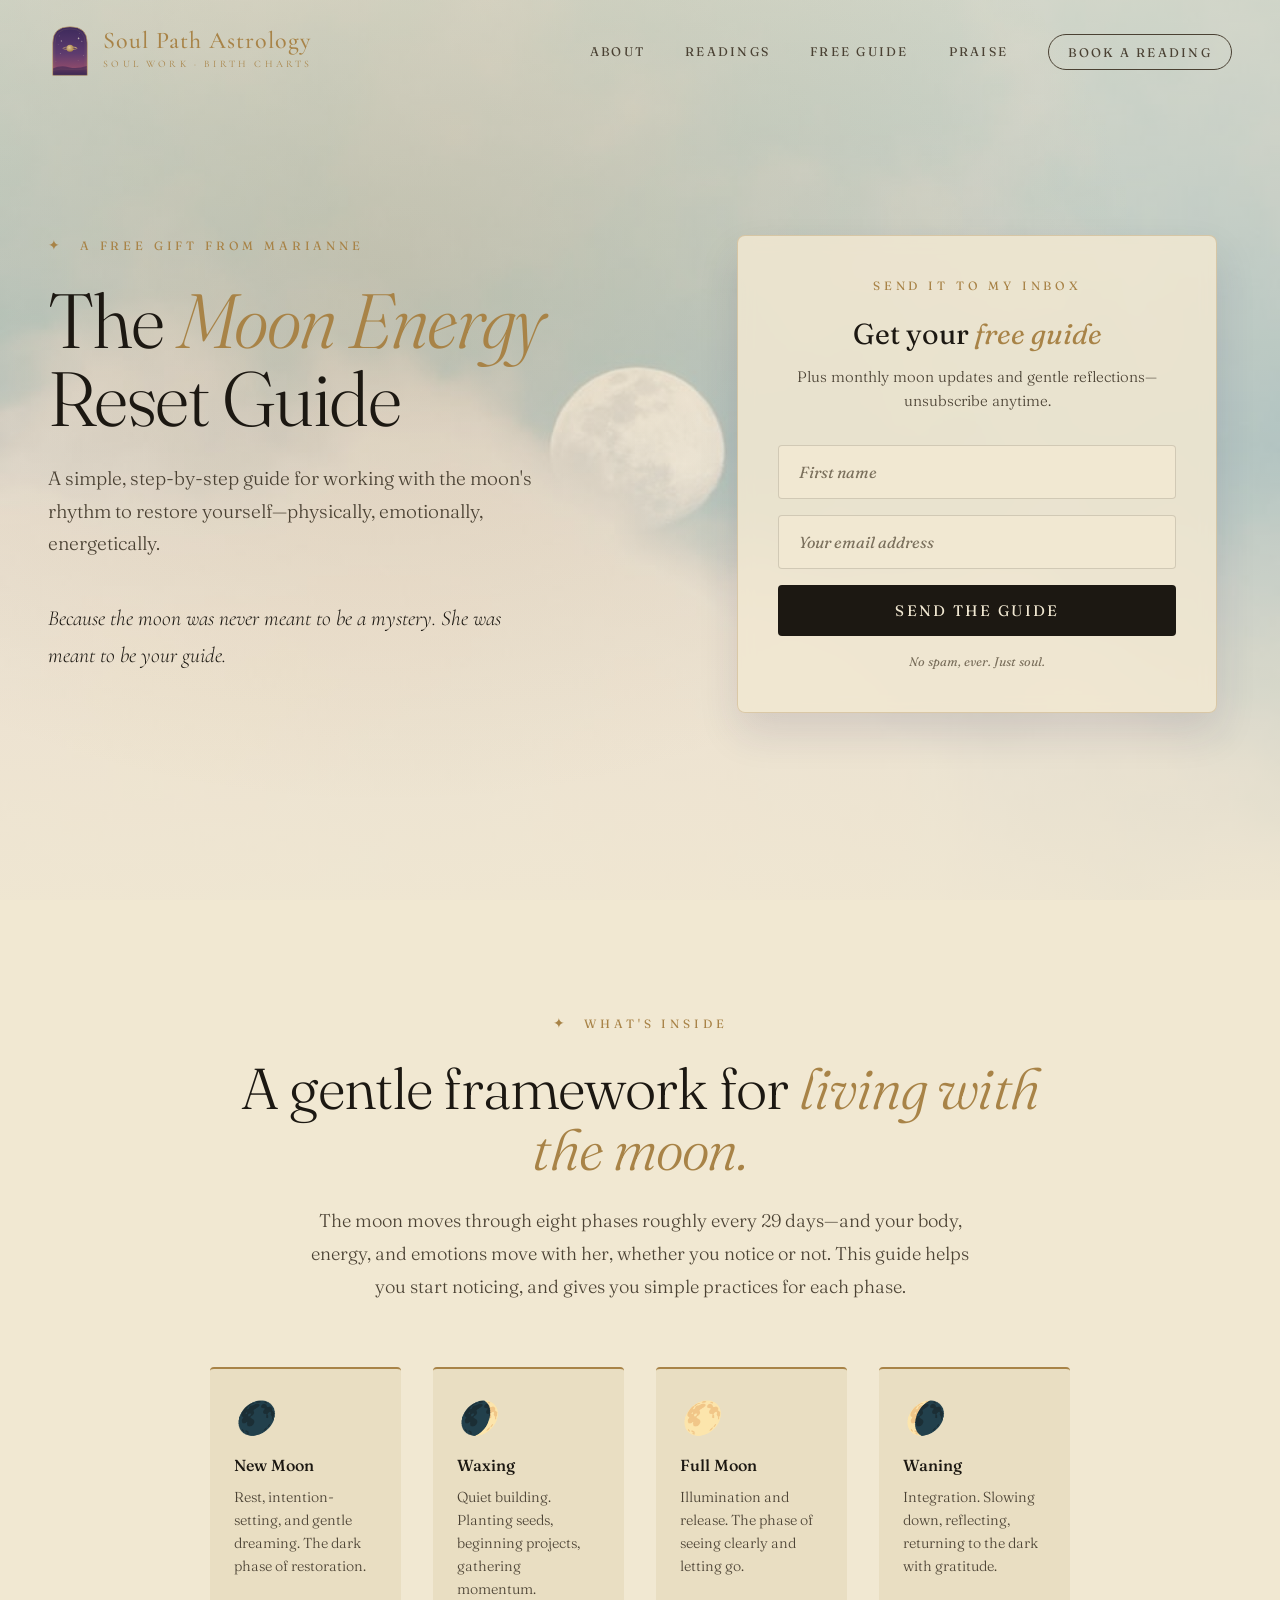
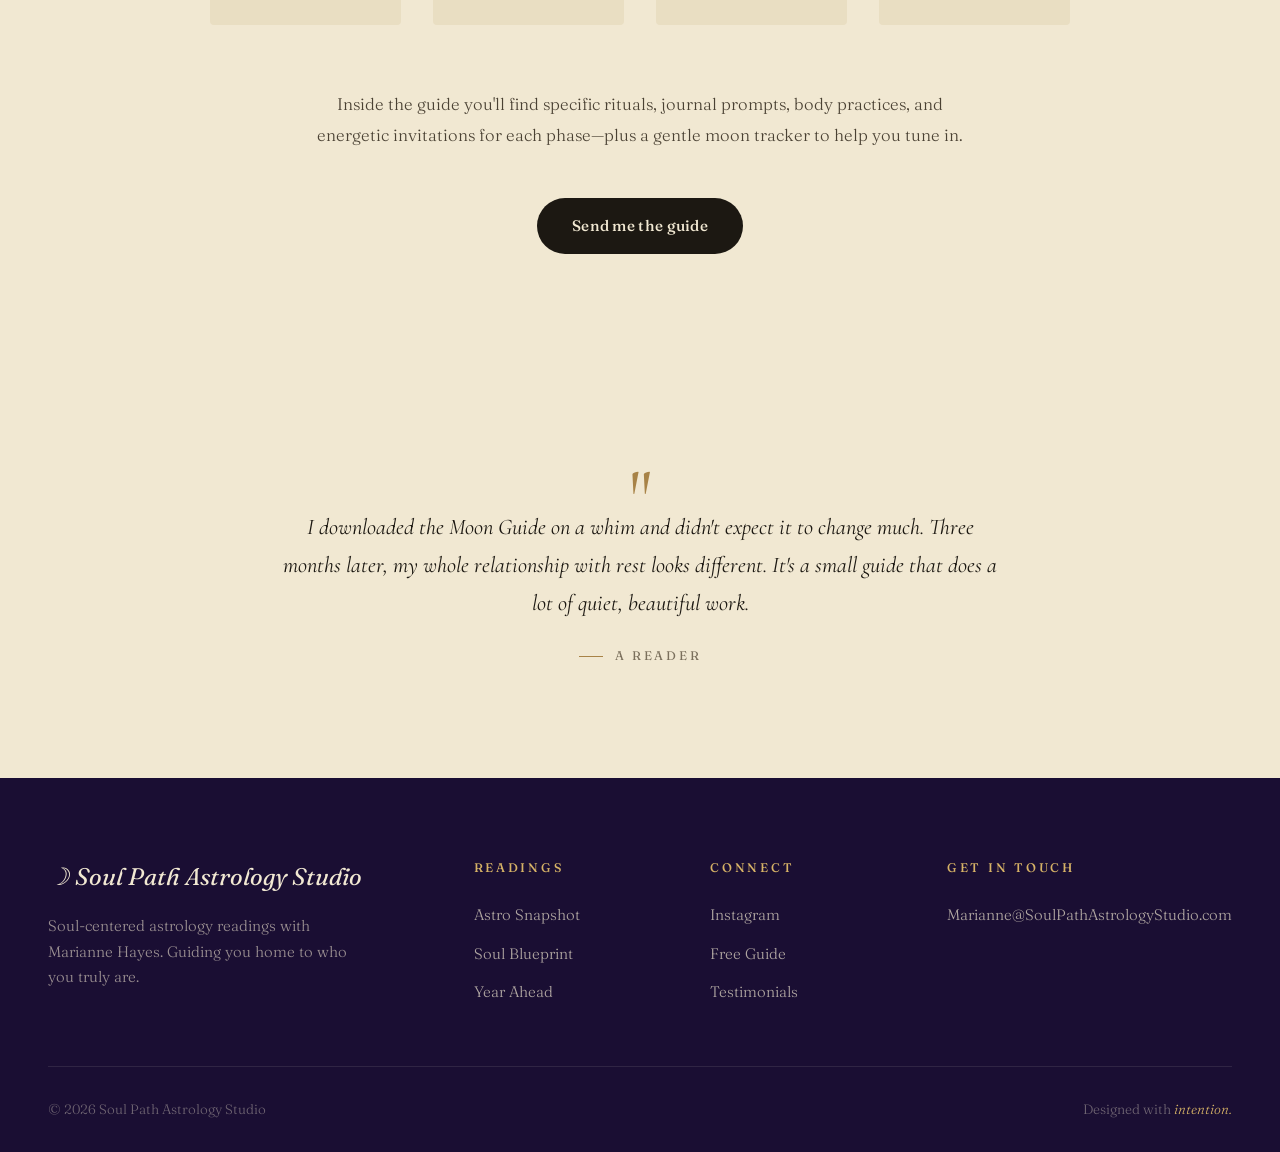
<file: free-guide.html>
<!DOCTYPE html>
<html lang="en">
<head>
<meta charset="UTF-8">
<meta name="viewport" content="width=device-width, initial-scale=1.0">
<title>Free Moon Energy Reset Guide — Soul Path Astrology Studio</title>
<meta name="description" content="A free step-by-step guide for working with the Moon to restore physically and emotionally. By Marianne Hayes.">
<link rel="preconnect" href="https://fonts.googleapis.com">
<link rel="preconnect" href="https://fonts.gstatic.com" crossorigin>
<link href="https://fonts.googleapis.com/css2?family=Fraunces:ital,opsz,wght@0,9..144,300;0,9..144,400;0,9..144,500;0,9..144,600;1,9..144,300;1,9..144,400;1,9..144,500&family=Cormorant+Garamond:ital,wght@0,300;0,400;0,500;1,300;1,400;1,500&display=swap" rel="stylesheet">
<link rel="stylesheet" href="styles.css">
</head>
<body class="page-guide">

<!-- NAVIGATION -->
<nav class="main-nav" id="mainNav">
  <a href="index.html" class="logo">
    <svg class="logo-mark" viewBox="0 0 80 100" xmlns="http://www.w3.org/2000/svg">
      <defs>
        <linearGradient id="logoSky" x1="0" y1="0" x2="0" y2="1">
          <stop offset="0%" stop-color="#3D2A5C"/>
          <stop offset="55%" stop-color="#5D3B6E"/>
          <stop offset="85%" stop-color="#8C4A6B"/>
          <stop offset="100%" stop-color="#3D2854"/>
        </linearGradient>
        <radialGradient id="saturnGrad" cx="40%" cy="40%" r="60%">
          <stop offset="0%" stop-color="#E0C896"/>
          <stop offset="100%" stop-color="#A88347"/>
        </radialGradient>
      </defs>
      <path d="M 8 95 L 8 35 Q 8 5 40 5 Q 72 5 72 35 L 72 95 Z" fill="url(#logoSky)" stroke="#C9A86A" stroke-width="1.2"/>
      <path d="M 12 92 L 12 36 Q 12 9 40 9 Q 68 9 68 36 L 68 92" fill="none" stroke="#C9A86A" stroke-width="0.4" opacity="0.5"/>
      <g fill="#F1E8D2">
        <circle cx="20" cy="22" r="0.6" opacity="0.7"/><circle cx="58" cy="18" r="0.5" opacity="0.6"/>
        <circle cx="62" cy="32" r="0.8" opacity="0.9"/><circle cx="18" cy="38" r="0.5" opacity="0.6"/>
        <circle cx="22" cy="55" r="0.7" opacity="0.7"/><circle cx="14" cy="70" r="0.5" opacity="0.5"/>
        <circle cx="65" cy="58" r="0.6" opacity="0.7"/><circle cx="55" cy="68" r="0.5" opacity="0.6"/>
      </g>
      <g fill="#F1E8D2" opacity="0.95">
        <path d="M 56 24 L 56.6 26 L 58.5 26.5 L 56.6 27 L 56 29 L 55.4 27 L 53.5 26.5 L 55.4 26 Z"/>
        <path d="M 24 30 L 24.4 31.2 L 25.6 31.5 L 24.4 31.8 L 24 33 L 23.6 31.8 L 22.4 31.5 L 23.6 31.2 Z"/>
        <path d="M 50 42 L 50.4 43 L 51.4 43.3 L 50.4 43.6 L 50 44.5 L 49.6 43.6 L 48.6 43.3 L 49.6 43 Z"/>
      </g>
      <ellipse cx="40" cy="45" rx="13" ry="2.5" fill="none" stroke="#C9A86A" stroke-width="0.9"/>
      <ellipse cx="40" cy="45" rx="13" ry="2.5" fill="none" stroke="#DDBE7E" stroke-width="0.4" opacity="0.6"/>
      <circle cx="40" cy="45" r="6.5" fill="url(#saturnGrad)"/>
      <ellipse cx="40" cy="45" rx="13" ry="2.5" fill="none" stroke="#C9A86A" stroke-width="0.9" stroke-dasharray="9 30" stroke-dashoffset="-6"/>
      <path d="M 9 82 Q 22 76 38 80 Q 52 84 71 78 L 71 95 L 9 95 Z" fill="#3D2854" opacity="0.6"/>
      <path d="M 9 86 Q 22 82 38 84 Q 52 86 71 83" fill="none" stroke="#C9A86A" stroke-width="0.3" opacity="0.4"/>
    </svg>
    <div>
      <div class="logo-text">Soul Path Astrology</div>
      <span class="logo-sub">Soul Work · Birth Charts</span>
    </div>
  </a>
  <button class="menu-toggle" id="menuToggle">☰</button>
  <ul class="nav-links" id="navLinks">
    <li><a href="index.html#about">About</a></li>
    <li><a href="index.html#readings">Readings</a></li>
    <li><a href="free-guide.html">Free Guide</a></li>
    <li><a href="index.html#testimonials">Praise</a></li>
    <li><a href="index.html#readings" class="nav-cta">Book a Reading</a></li>
  </ul>
</nav>

<!-- GUIDE HERO with moon photo background -->
<header class="guide-hero">
  <div class="guide-hero-content">
    <div>
      <div class="section-label">A Free Gift From Marianne</div>
      <h1>The <em>Moon Energy</em> Reset Guide</h1>
      <p class="lede">
        A simple, step-by-step guide for working with the moon's rhythm 
        to restore yourself—physically, emotionally, energetically.
      </p>
      <p class="lede" style="font-style: italic; font-family: 'Cormorant Garamond', serif; font-size: 1.35rem; color: var(--ink); max-width: 480px;">
        Because the moon was never meant to be a mystery. She was meant to be your guide.
      </p>
    </div>
    <div>
      <form class="guide-form" onsubmit="event.preventDefault(); this.querySelector('button').textContent='✓ Check Your Inbox'; this.querySelector('button').style.background='var(--gold)'; this.querySelector('button').style.color='var(--ink)';">
        <div class="guide-form-label">Send it to my inbox</div>
        <h3>Get your <em>free guide</em></h3>
        <p>Plus monthly moon updates and gentle reflections—unsubscribe anytime.</p>
        <input type="text" placeholder="First name" required>
        <input type="email" placeholder="Your email address" required>
        <button type="submit">Send the guide</button>
        <div class="guide-form-note">No spam, ever. Just soul.</div>
      </form>
    </div>
  </div>
</header>

<!-- WHAT'S INSIDE -->
<section class="guide-content">
  <div class="guide-content-inner">
    <div class="section-label" style="justify-content: center;">What's Inside</div>
    <h2>A gentle framework for <em>living with the moon.</em></h2>
    <p style="font-size: 1.15rem; line-height: 1.8; color: var(--ink-soft); max-width: 680px; margin: 1.5rem auto 0; font-weight: 300;">
      The moon moves through eight phases roughly every 29 days—and your body, energy, and 
      emotions move with her, whether you notice or not. This guide helps you start noticing, 
      and gives you simple practices for each phase.
    </p>
    
    <div class="guide-preview-grid">
      <div class="guide-preview-item">
        <span class="guide-preview-phase">🌑</span>
        <h4>New Moon</h4>
        <p>Rest, intention-setting, and gentle dreaming. The dark phase of restoration.</p>
      </div>
      <div class="guide-preview-item">
        <span class="guide-preview-phase">🌒</span>
        <h4>Waxing</h4>
        <p>Quiet building. Planting seeds, beginning projects, gathering momentum.</p>
      </div>
      <div class="guide-preview-item">
        <span class="guide-preview-phase">🌕</span>
        <h4>Full Moon</h4>
        <p>Illumination and release. The phase of seeing clearly and letting go.</p>
      </div>
      <div class="guide-preview-item">
        <span class="guide-preview-phase">🌘</span>
        <h4>Waning</h4>
        <p>Integration. Slowing down, reflecting, returning to the dark with gratitude.</p>
      </div>
    </div>
    
    <p style="font-size: 1.05rem; line-height: 1.8; color: var(--ink-soft); max-width: 680px; margin: 2rem auto; font-weight: 300; text-align: center;">
      Inside the guide you'll find specific rituals, journal prompts, body practices, and 
      energetic invitations for each phase—plus a gentle moon tracker to help you tune in.
    </p>
    
    <div style="text-align: center; margin-top: 3rem;">
      <a href="#top" class="btn-primary" style="background: var(--ink); color: var(--cream);">Send me the guide</a>
    </div>
  </div>
</section>

<!-- TESTIMONIAL -->
<section class="testimonials" style="padding: 5rem 3rem;">
  <div class="container">
    <div class="testimonial" style="max-width: 720px; margin: 0 auto; text-align: center;">
      <span class="testimonial-mark" style="margin: 0 auto;">"</span>
      <p style="font-size: 1.4rem;">
        I downloaded the Moon Guide on a whim and didn't expect it to change much. 
        Three months later, my whole relationship with rest looks different. It's a 
        small guide that does a lot of quiet, beautiful work.
      </p>
      <div class="testimonial-author" style="justify-content: center;">A reader</div>
    </div>
  </div>
</section>

<!-- FOOTER -->
<footer>
  <div class="footer-grid">
    <div class="footer-brand">
      <h3>☽ Soul Path Astrology Studio</h3>
      <p>Soul-centered astrology readings with Marianne Hayes. Guiding you home to who you truly are.</p>
    </div>
    <div class="footer-col">
      <h4>Readings</h4>
      <ul>
        <li><a href="astro-snapshot.html">Astro Snapshot</a></li>
        <li><a href="soul-blueprint.html">Soul Blueprint</a></li>
        <li><a href="year-ahead.html">Year Ahead</a></li>
      </ul>
    </div>
    <div class="footer-col">
      <h4>Connect</h4>
      <ul>
        <li><a href="https://www.instagram.com/soulpathastrostudio/">Instagram</a></li>
        <li><a href="free-guide.html">Free Guide</a></li>
        <li><a href="index.html#testimonials">Testimonials</a></li>
      </ul>
    </div>
    <div class="footer-col">
      <h4>Get in Touch</h4>
      <ul>
        <li><a href="mailto:Marianne@SoulPathAstrologyStudio.com">Marianne@SoulPathAstrologyStudio.com</a></li>
      </ul>
    </div>
  </div>
  <div class="footer-bottom">
    <div>© 2026 Soul Path Astrology Studio</div>
    <div>Designed with <em>intention.</em></div>
  </div>
</footer>

<script src="script.js"></script>
</body>
</html>
</file>
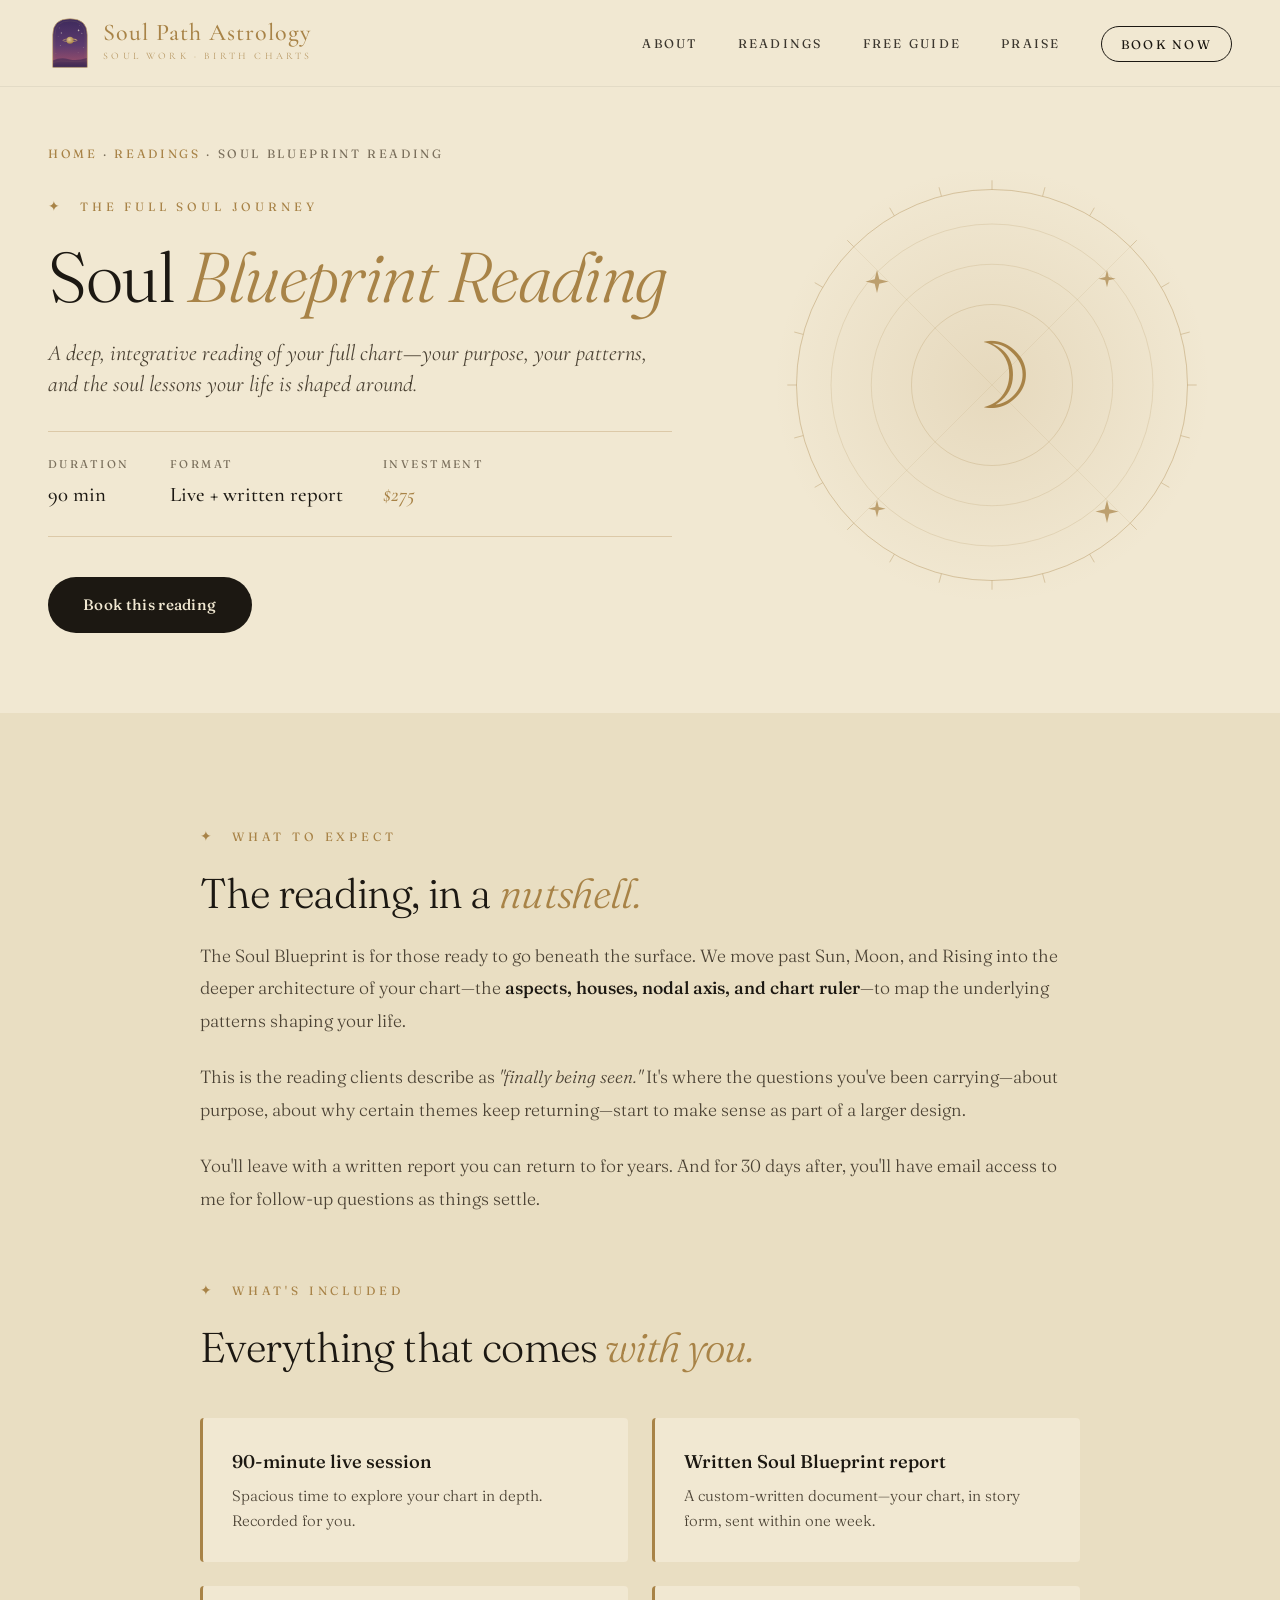
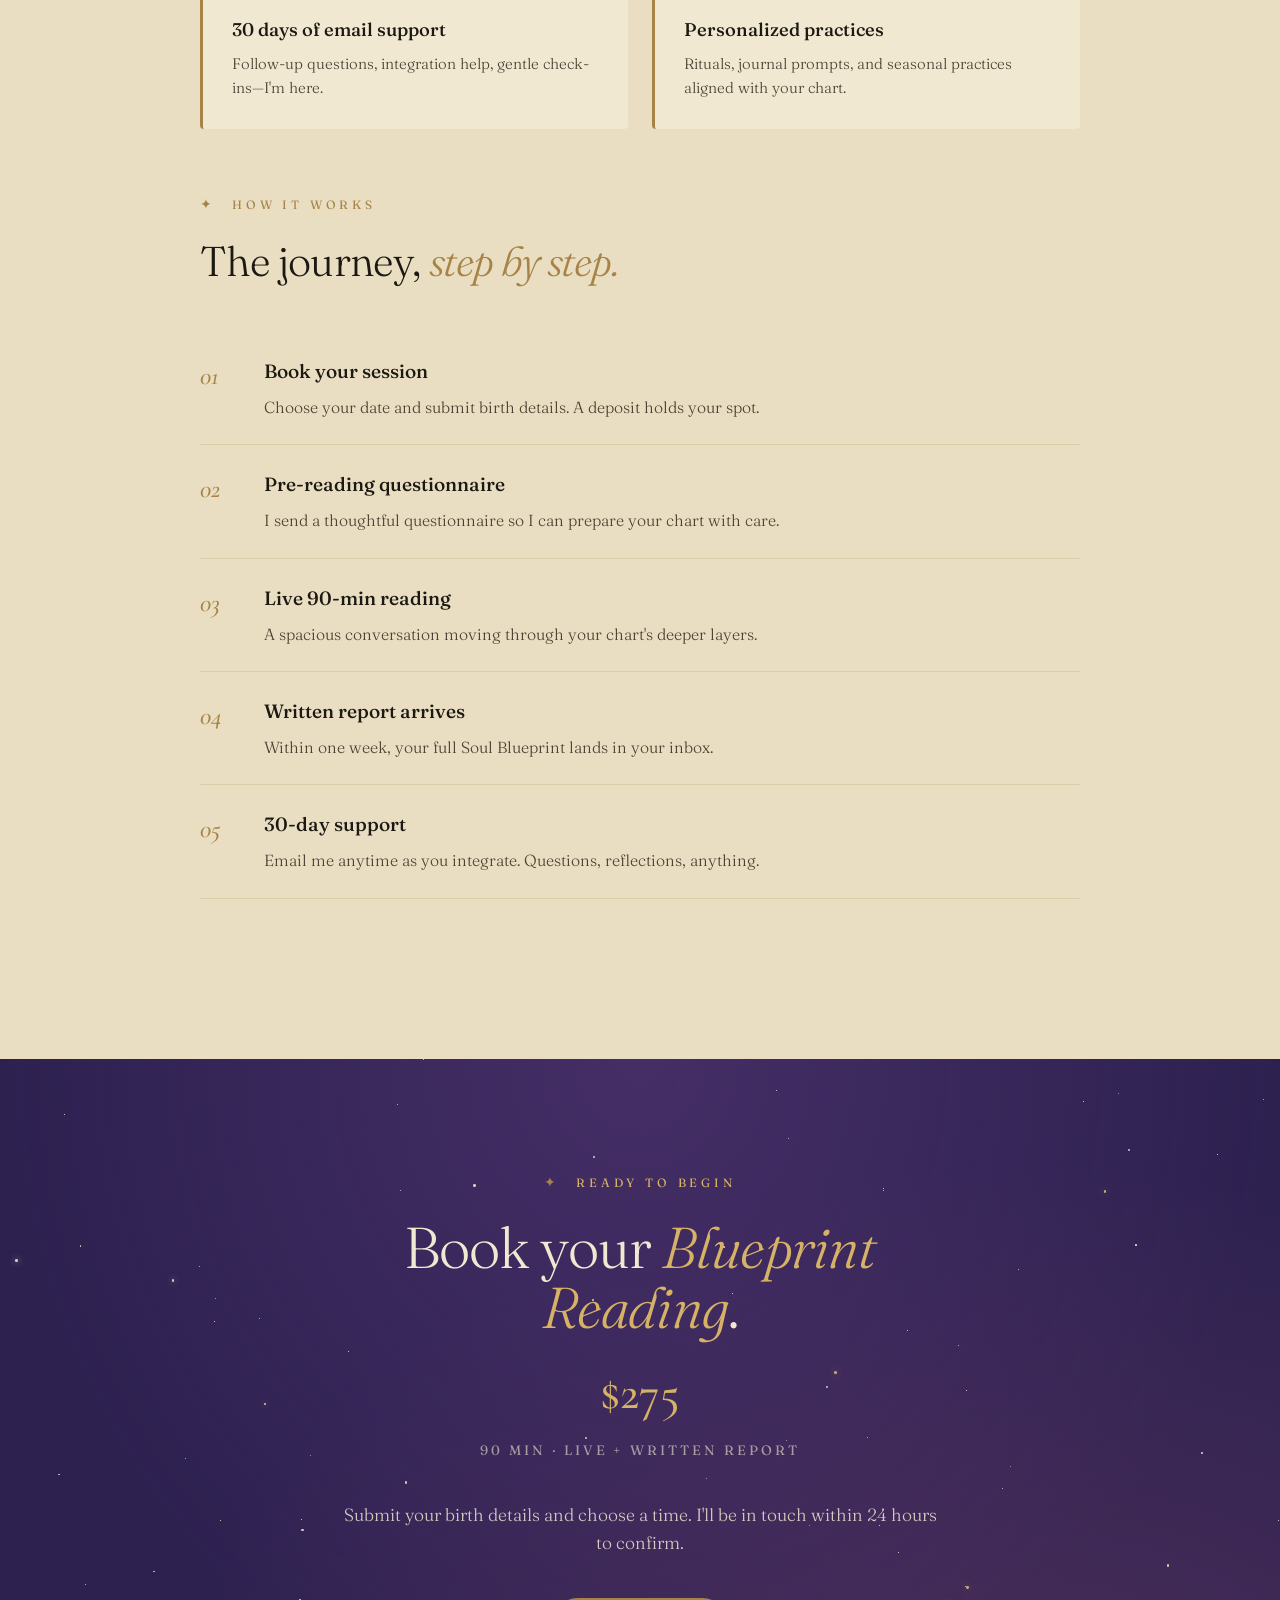
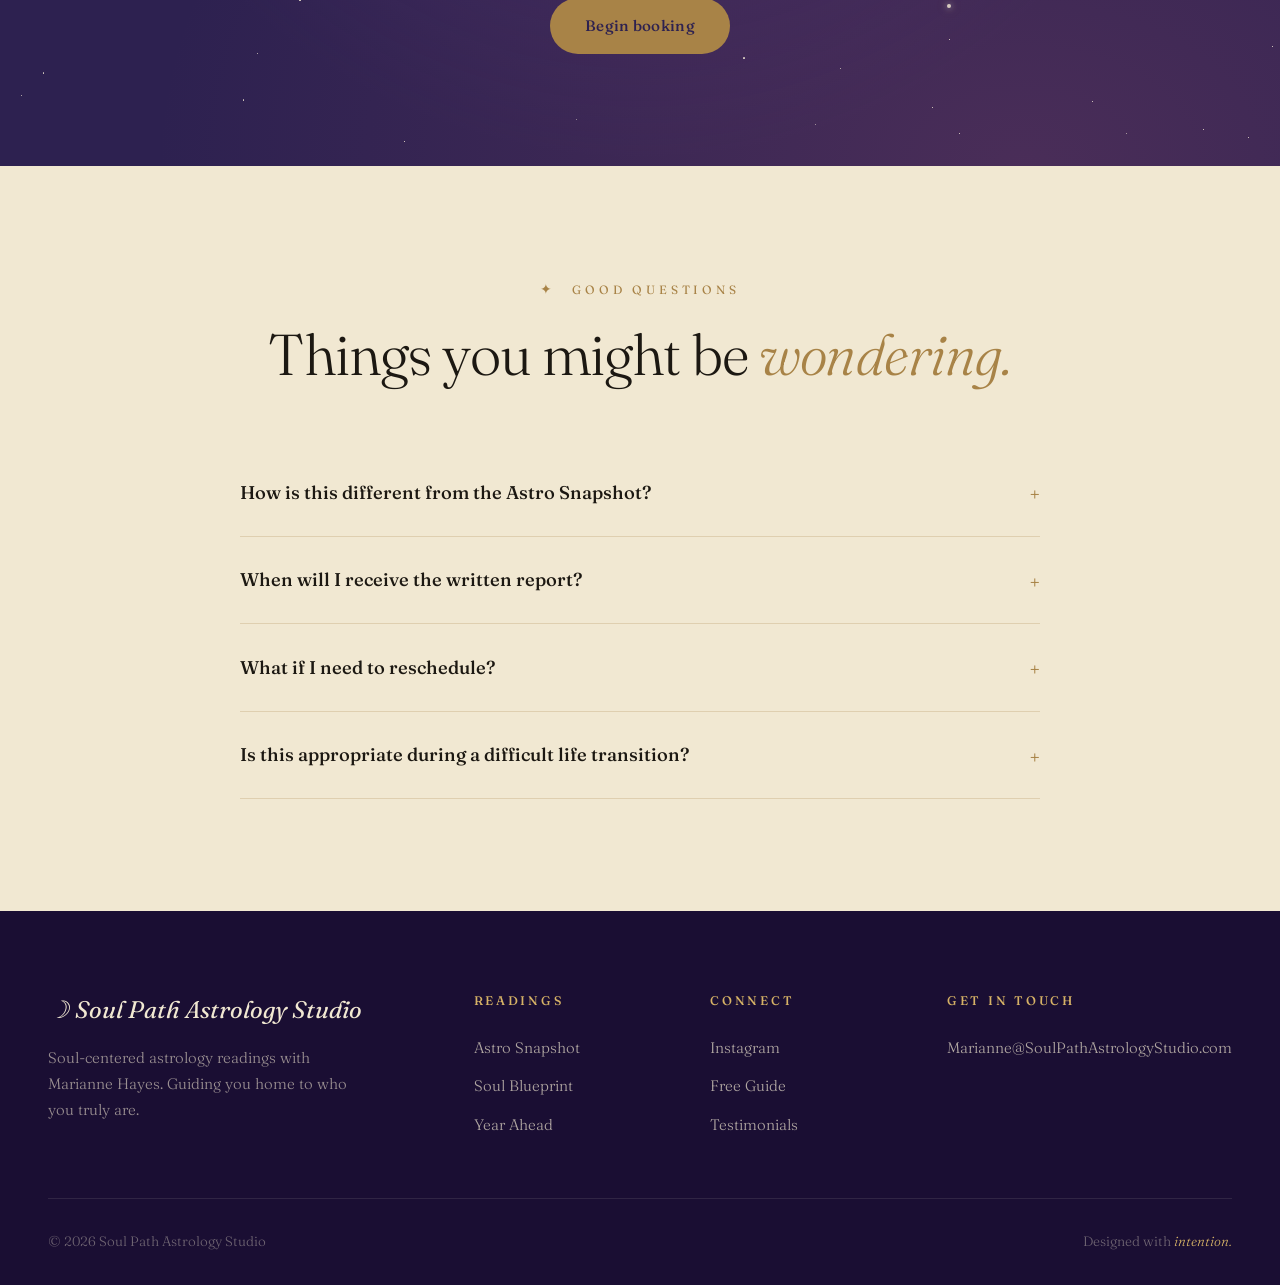
<file: soul-blueprint.html>
<!DOCTYPE html>
<html lang="en">
<head>
<meta charset="UTF-8">
<meta name="viewport" content="width=device-width, initial-scale=1.0">
<title>Soul Blueprint Reading Reading — Soul Path Astrology Studio</title>
<meta name="description" content="A deep, integrative reading of your full chart—your purpose, your patterns, and the soul lessons your life is shaped around.">
<link rel="preconnect" href="https://fonts.googleapis.com">
<link rel="preconnect" href="https://fonts.gstatic.com" crossorigin>
<link href="https://fonts.googleapis.com/css2?family=Fraunces:ital,opsz,wght@0,9..144,300;0,9..144,400;0,9..144,500;0,9..144,600;1,9..144,300;1,9..144,400;1,9..144,500&family=Cormorant+Garamond:ital,wght@0,300;0,400;0,500;1,300;1,400;1,500&display=swap" rel="stylesheet">
<link rel="stylesheet" href="styles.css">
</head>
<body>

<nav class="main-nav solid" id="mainNav">
  <a href="index.html" class="logo">
    <svg class="logo-mark" viewBox="0 0 80 100" xmlns="http://www.w3.org/2000/svg">
      <defs>
        <linearGradient id="logoSky" x1="0" y1="0" x2="0" y2="1">
          <stop offset="0%" stop-color="#3D2A5C"/>
          <stop offset="55%" stop-color="#5D3B6E"/>
          <stop offset="85%" stop-color="#8C4A6B"/>
          <stop offset="100%" stop-color="#3D2854"/>
        </linearGradient>
        <radialGradient id="saturnGrad" cx="40%" cy="40%" r="60%">
          <stop offset="0%" stop-color="#E0C896"/>
          <stop offset="100%" stop-color="#A88347"/>
        </radialGradient>
      </defs>
      <path d="M 8 95 L 8 35 Q 8 5 40 5 Q 72 5 72 35 L 72 95 Z" fill="url(#logoSky)" stroke="#C9A86A" stroke-width="1.2"/>
      <path d="M 12 92 L 12 36 Q 12 9 40 9 Q 68 9 68 36 L 68 92" fill="none" stroke="#C9A86A" stroke-width="0.4" opacity="0.5"/>
      <g fill="#F1E8D2">
        <circle cx="20" cy="22" r="0.6" opacity="0.7"/><circle cx="58" cy="18" r="0.5" opacity="0.6"/>
        <circle cx="62" cy="32" r="0.8" opacity="0.9"/><circle cx="18" cy="38" r="0.5" opacity="0.6"/>
        <circle cx="22" cy="55" r="0.7" opacity="0.7"/><circle cx="14" cy="70" r="0.5" opacity="0.5"/>
        <circle cx="65" cy="58" r="0.6" opacity="0.7"/><circle cx="55" cy="68" r="0.5" opacity="0.6"/>
      </g>
      <g fill="#F1E8D2" opacity="0.95">
        <path d="M 56 24 L 56.6 26 L 58.5 26.5 L 56.6 27 L 56 29 L 55.4 27 L 53.5 26.5 L 55.4 26 Z"/>
        <path d="M 24 30 L 24.4 31.2 L 25.6 31.5 L 24.4 31.8 L 24 33 L 23.6 31.8 L 22.4 31.5 L 23.6 31.2 Z"/>
        <path d="M 50 42 L 50.4 43 L 51.4 43.3 L 50.4 43.6 L 50 44.5 L 49.6 43.6 L 48.6 43.3 L 49.6 43 Z"/>
      </g>
      <ellipse cx="40" cy="45" rx="13" ry="2.5" fill="none" stroke="#C9A86A" stroke-width="0.9"/>
      <ellipse cx="40" cy="45" rx="13" ry="2.5" fill="none" stroke="#DDBE7E" stroke-width="0.4" opacity="0.6"/>
      <circle cx="40" cy="45" r="6.5" fill="url(#saturnGrad)"/>
      <ellipse cx="40" cy="45" rx="13" ry="2.5" fill="none" stroke="#C9A86A" stroke-width="0.9" stroke-dasharray="9 30" stroke-dashoffset="-6"/>
      <path d="M 9 82 Q 22 76 38 80 Q 52 84 71 78 L 71 95 L 9 95 Z" fill="#3D2854" opacity="0.6"/>
      <path d="M 9 86 Q 22 82 38 84 Q 52 86 71 83" fill="none" stroke="#C9A86A" stroke-width="0.3" opacity="0.4"/>
    </svg>
    <div>
      <div class="logo-text">Soul Path Astrology</div>
      <span class="logo-sub">Soul Work · Birth Charts</span>
    </div>
  </a>
  <button class="menu-toggle" id="menuToggle">☰</button>
  <ul class="nav-links" id="navLinks">
    <li><a href="index.html#about">About</a></li>
    <li><a href="index.html#readings">Readings</a></li>
    <li><a href="free-guide.html">Free Guide</a></li>
    <li><a href="index.html#testimonials">Praise</a></li>
    <li><a href="#book" class="nav-cta">Book Now</a></li>
  </ul>
</nav>

<!-- READING HERO -->
<header class="reading-hero">
  <div class="reading-hero-grid">
    <div>
      <div class="breadcrumb">
        <a href="index.html">Home</a> · <a href="index.html#readings">Readings</a> · Soul Blueprint Reading
      </div>
      <div class="section-label">The Full Soul Journey</div>
      <h1 class="reading-title">Soul <em>Blueprint Reading</em></h1>
      <p class="reading-subtitle">A deep, integrative reading of your full chart—your purpose, your patterns, and the soul lessons your life is shaped around.</p>
      <div class="reading-meta">
        <div class="meta-item"><span class="meta-label">Duration</span><span class="meta-value">90 min</span></div>
        <div class="meta-item"><span class="meta-label">Format</span><span class="meta-value">Live + written report</span></div>
        <div class="meta-item"><span class="meta-label">Investment</span><span class="meta-value"><em>$275</em></span></div>
      </div>
      <a href="#book" class="btn-primary" style="background: var(--ink); color: var(--cream);">Book this reading</a>
    </div>
    <div class="reading-illustration">
      <svg viewBox="0 0 400 400" xmlns="http://www.w3.org/2000/svg">
  <defs>
    <radialGradient id="ringGlow_soul-blueprint" cx="50%" cy="50%" r="50%">
      <stop offset="0%" stop-color="#A88347" stop-opacity="0.15"/>
      <stop offset="100%" stop-color="#A88347" stop-opacity="0"/>
    </radialGradient>
  </defs>
  <!-- soft outer glow -->
  <circle cx="200" cy="200" r="190" fill="url(#ringGlow_soul-blueprint)"/>
  <!-- concentric rings -->
  <circle cx="200" cy="200" r="170" fill="none" stroke="#A88347" stroke-width="0.6" opacity="0.55"/>
  <circle cx="200" cy="200" r="140" fill="none" stroke="#A88347" stroke-width="0.4" opacity="0.4"/>
  <circle cx="200" cy="200" r="105" fill="none" stroke="#A88347" stroke-width="0.4" opacity="0.4"/>
  <circle cx="200" cy="200" r="70" fill="none" stroke="#A88347" stroke-width="0.4" opacity="0.5"/>
  <!-- decorative tick marks around outer ring -->
  <g stroke="#A88347" stroke-width="0.5" opacity="0.6">
    <line x1="370.0" y1="200.0" x2="378.0" y2="200.0"/> <line x1="364.2073904691416" y1="243.99923766742853" x2="371.93479707945414" y2="246.0697900282487"/> <line x1="347.2243186433546" y1="285.0" x2="354.1525218736301" y2="289.0"/> <line x1="320.2081528017131" y1="320.2081528017131" x2="325.86500705120545" y2="325.86500705120545"/> <line x1="285.0" y1="347.22431864335454" x2="289.0" y2="354.15252187363006"/> <line x1="243.99923766742853" y1="364.2073904691416" x2="246.0697900282487" y2="371.93479707945414"/> <line x1="200.0" y1="370.0" x2="200.0" y2="378.0"/> <line x1="156.00076233257147" y1="364.2073904691416" x2="153.93020997175128" y2="371.93479707945414"/> <line x1="115.00000000000004" y1="347.2243186433546" x2="111.00000000000004" y2="354.1525218736301"/> <line x1="79.79184719828693" y1="320.2081528017131" x2="74.13499294879455" y2="325.86500705120545"/> <line x1="52.77568135664541" y1="285.0" x2="45.84747812636991" y2="289.0"/> <line x1="35.792609530858414" y1="243.9992376674286" x2="28.065202920545858" y2="246.06979002824875"/> <line x1="30.0" y1="200.00000000000003" x2="22.0" y2="200.00000000000003"/> <line x1="35.792609530858385" y1="156.00076233257147" x2="28.06520292054583" y2="153.9302099717513"/> <line x1="52.775681356645435" y1="114.99999999999999" x2="45.847478126369936" y2="110.99999999999999"/> <line x1="79.79184719828689" y1="79.79184719828693" x2="74.13499294879452" y2="74.13499294879455"/> <line x1="114.99999999999993" y1="52.775681356645464" x2="110.99999999999991" y2="45.847478126369964"/> <line x1="156.0007623325715" y1="35.792609530858385" x2="153.93020997175134" y2="28.06520292054583"/> <line x1="199.99999999999997" y1="30.0" x2="199.99999999999997" y2="22.0"/> <line x1="243.99923766742845" y1="35.79260953085836" x2="246.0697900282486" y2="28.06520292054583"/> <line x1="285.0" y1="52.775681356645435" x2="289.0" y2="45.847478126369936"/> <line x1="320.208152801713" y1="79.79184719828689" x2="325.86500705120545" y2="74.13499294879452"/> <line x1="347.22431864335454" y1="114.99999999999993" x2="354.15252187363" y2="110.99999999999991"/> <line x1="364.2073904691416" y1="156.00076233257147" x2="371.93479707945414" y2="153.9302099717513"/>
  </g>
  <!-- diagonal accent lines -->
  <g stroke="#A88347" stroke-width="0.3" opacity="0.3">
    <line x1="80" y1="80" x2="320" y2="320"/>
    <line x1="320" y1="80" x2="80" y2="320"/>
  </g>
  <!-- center large symbol -->
  <text x="200" y="220" font-family="Cormorant Garamond, serif" font-size="80" fill="#A88347" text-anchor="middle" font-weight="400">☽</text>
  <!-- small ornamental stars -->
  <g fill="#A88347" opacity="0.7">
    <path d="M 100 100 L 102 108 L 110 110 L 102 112 L 100 120 L 98 112 L 90 110 L 98 108 Z"/>
    <path d="M 300 100 L 301.5 106 L 307.5 107.5 L 301.5 109 L 300 115 L 298.5 109 L 292.5 107.5 L 298.5 106 Z"/>
    <path d="M 300 300 L 302 308 L 310 310 L 302 312 L 300 320 L 298 312 L 290 310 L 298 308 Z"/>
    <path d="M 100 300 L 101.5 306 L 107.5 307.5 L 101.5 309 L 100 315 L 98.5 309 L 92.5 307.5 L 98.5 306 Z"/>
  </g>
</svg>
    </div>
  </div>
</header>

<!-- WHAT TO EXPECT -->
<section class="reading-content">
  <div class="reading-content-inner">
    <div class="section-label">What to Expect</div>
    <h2>The reading, in a <em>nutshell.</em></h2>
    
          <p>The Soul Blueprint is for those ready to go beneath the surface. We move past Sun, Moon, and Rising into the deeper architecture of your chart—the <strong>aspects, houses, nodal axis, and chart ruler</strong>—to map the underlying patterns shaping your life.</p>
          <p>This is the reading clients describe as <em>"finally being seen."</em> It's where the questions you've been carrying—about purpose, about why certain themes keep returning—start to make sense as part of a larger design.</p>
          <p>You'll leave with a written report you can return to for years. And for 30 days after, you'll have email access to me for follow-up questions as things settle.</p>
        
    
    <div class="section-label" style="margin-top: 4rem;">What's Included</div>
    <h2>Everything that comes <em>with you.</em></h2>
    <div class="includes-grid">
        <div class="include-item"><h4>90-minute live session</h4><p>Spacious time to explore your chart in depth. Recorded for you.</p></div>
        <div class="include-item"><h4>Written Soul Blueprint report</h4><p>A custom-written document—your chart, in story form, sent within one week.</p></div>
        <div class="include-item"><h4>30 days of email support</h4><p>Follow-up questions, integration help, gentle check-ins—I'm here.</p></div>
        <div class="include-item"><h4>Personalized practices</h4><p>Rituals, journal prompts, and seasonal practices aligned with your chart.</p></div>
    </div>
    
    <div class="section-label" style="margin-top: 4rem;">How It Works</div>
    <h2>The journey, <em>step by step.</em></h2>
    <ul class="process-list">
        <li><h4>Book your session</h4><p>Choose your date and submit birth details. A deposit holds your spot.</p></li>
        <li><h4>Pre-reading questionnaire</h4><p>I send a thoughtful questionnaire so I can prepare your chart with care.</p></li>
        <li><h4>Live 90-min reading</h4><p>A spacious conversation moving through your chart's deeper layers.</p></li>
        <li><h4>Written report arrives</h4><p>Within one week, your full Soul Blueprint lands in your inbox.</p></li>
        <li><h4>30-day support</h4><p>Email me anytime as you integrate. Questions, reflections, anything.</p></li>
    </ul>
  </div>
</section>

<!-- BOOKING CTA -->
<section class="reading-book" id="book">
  <div class="stars" id="starsBook"></div>
  <div class="reading-book-content">
    <div class="section-label" style="color: var(--gold-light); justify-content: center;">Ready to Begin</div>
    <h2>Book your <em>Blueprint Reading</em>.</h2>
    <div class="price-tag">$275</div>
    <div class="price-tag-sub">90 min · Live + written report</div>
    <p>Submit your birth details and choose a time. I'll be in touch within 24 hours to confirm.</p>
    <a href="mailto:Marianne@SoulPathAstrologyStudio.com?subject=Booking%20-%20Soul Blueprint Reading" class="btn-primary">Begin booking</a>
  </div>
</section>

<!-- FAQ -->
<section class="faq">
  <div class="faq-inner">
    <div class="section-label">Good Questions</div>
    <h2>Things you might be <em>wondering.</em></h2>
      <div class="faq-item"><div class="faq-question">How is this different from the Astro Snapshot?</div><div class="faq-answer">The Snapshot is a focused intro. The Blueprint goes much deeper—into aspects, the nodal axis, your chart ruler, and the patterns weaving everything together. It also includes a written report and a month of ongoing support.</div></div>
      <div class="faq-item"><div class="faq-question">When will I receive the written report?</div><div class="faq-answer">Within one week of our live session. I write each one slowly and with care.</div></div>
      <div class="faq-item"><div class="faq-question">What if I need to reschedule?</div><div class="faq-answer">No problem—just give me 48 hours' notice and we'll find a new time that works.</div></div>
      <div class="faq-item"><div class="faq-question">Is this appropriate during a difficult life transition?</div><div class="faq-answer">Often, yes. Many people come during transitions—it's when soul-level perspective is most needed. That said, this is not therapy, and I'll always honor what you're ready to explore.</div></div>
  </div>
</section>

<footer>
  <div class="footer-grid">
    <div class="footer-brand">
      <h3>☽ Soul Path Astrology Studio</h3>
      <p>Soul-centered astrology readings with Marianne Hayes. Guiding you home to who you truly are.</p>
    </div>
    <div class="footer-col">
      <h4>Readings</h4>
      <ul>
        <li><a href="astro-snapshot.html">Astro Snapshot</a></li>
        <li><a href="soul-blueprint.html">Soul Blueprint</a></li>
        <li><a href="year-ahead.html">Year Ahead</a></li>
      </ul>
    </div>
    <div class="footer-col">
      <h4>Connect</h4>
      <ul>
        <li><a href="https://www.instagram.com/soulpathastrostudio/">Instagram</a></li>
        <li><a href="free-guide.html">Free Guide</a></li>
        <li><a href="index.html#testimonials">Testimonials</a></li>
      </ul>
    </div>
    <div class="footer-col">
      <h4>Get in Touch</h4>
      <ul>
        <li><a href="mailto:Marianne@SoulPathAstrologyStudio.com">Marianne@SoulPathAstrologyStudio.com</a></li>
      </ul>
    </div>
  </div>
  <div class="footer-bottom">
    <div>© 2026 Soul Path Astrology Studio</div>
    <div>Designed with <em>intention.</em></div>
  </div>
</footer>

<script src="script.js"></script>
</body>
</html>
</file>
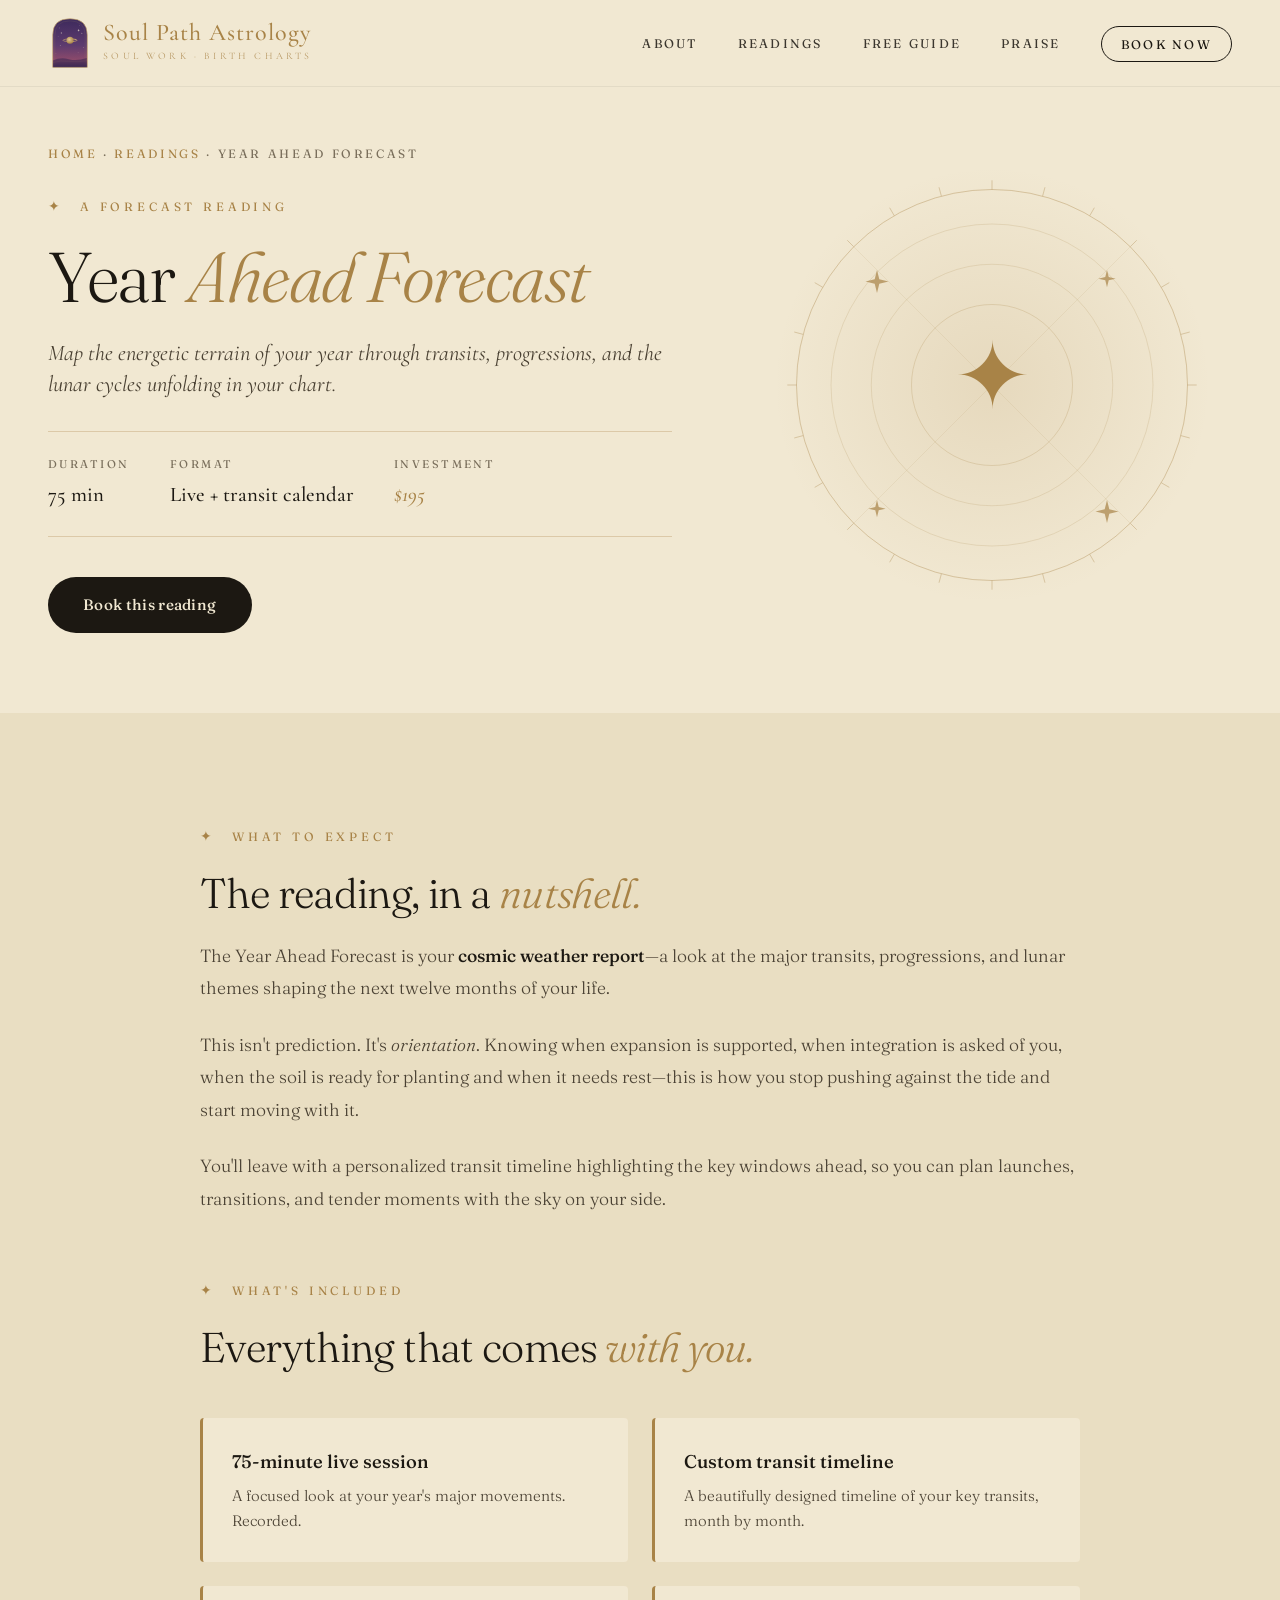
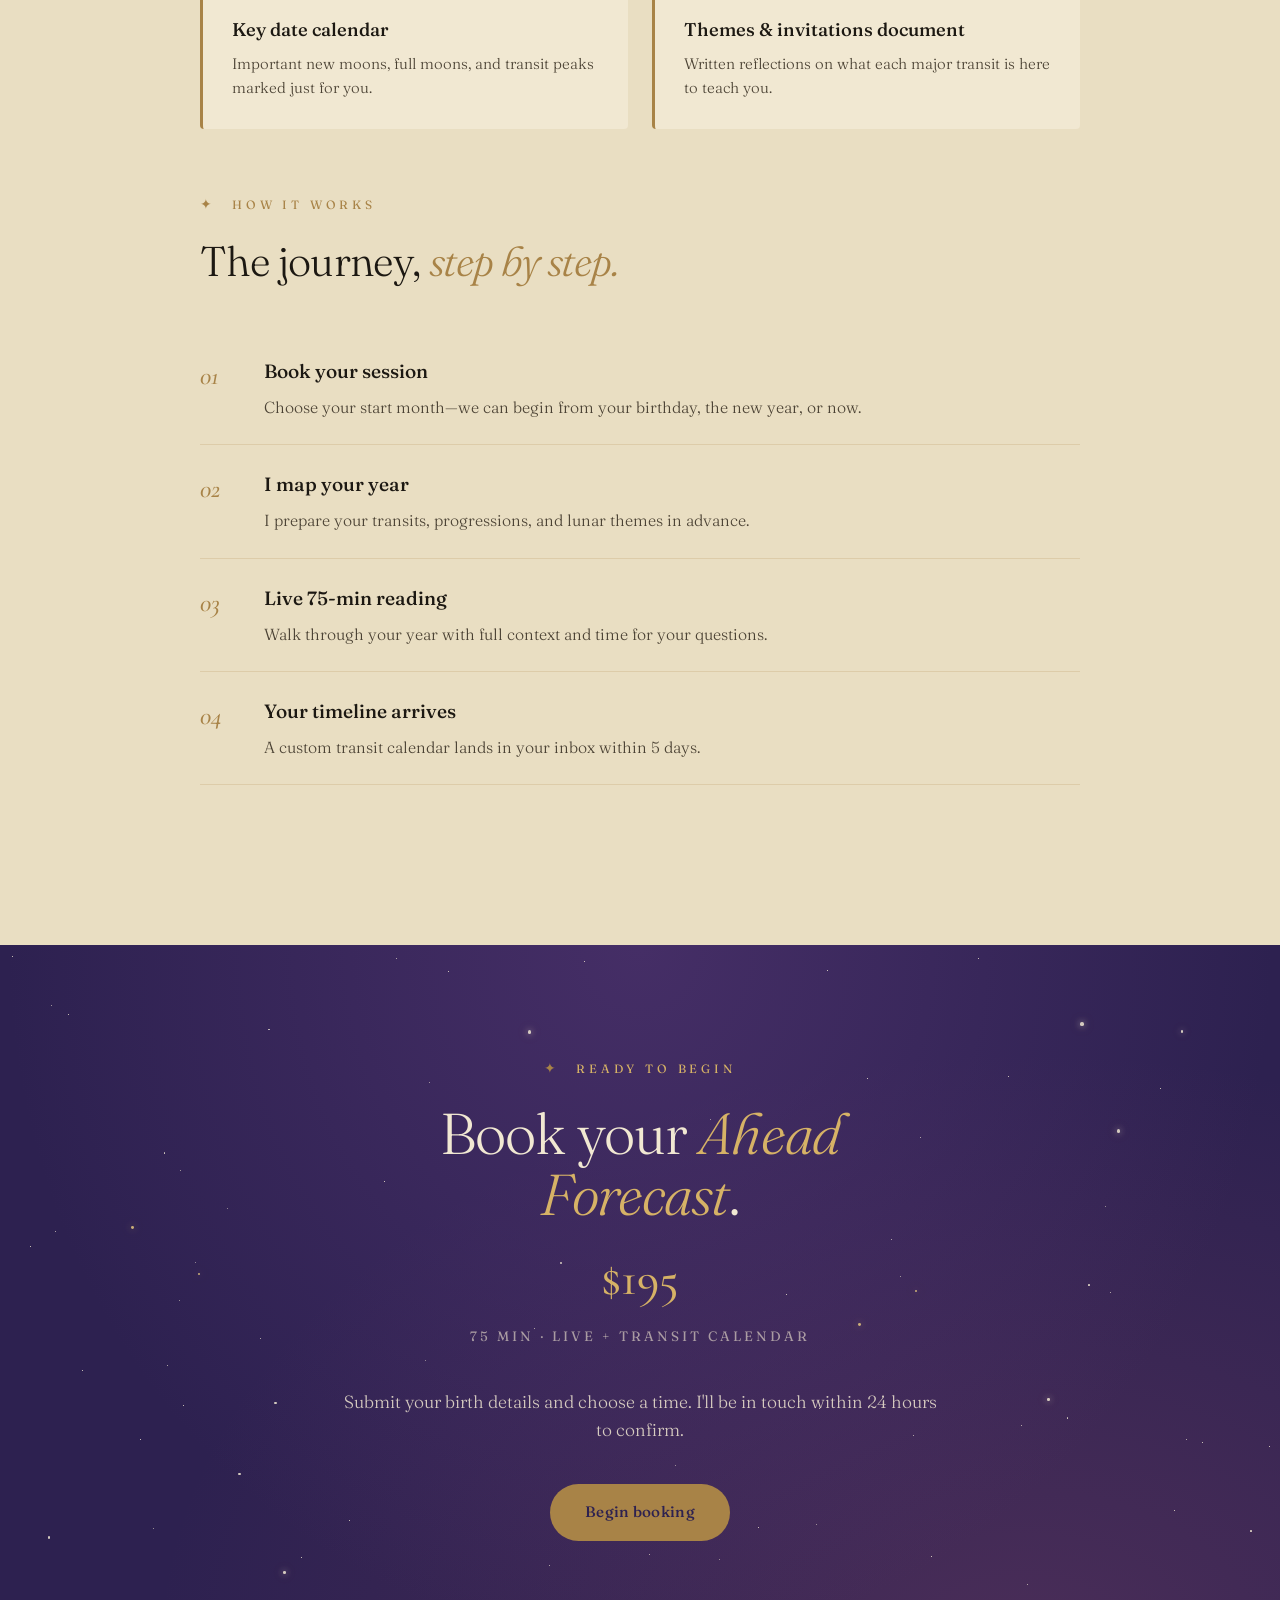
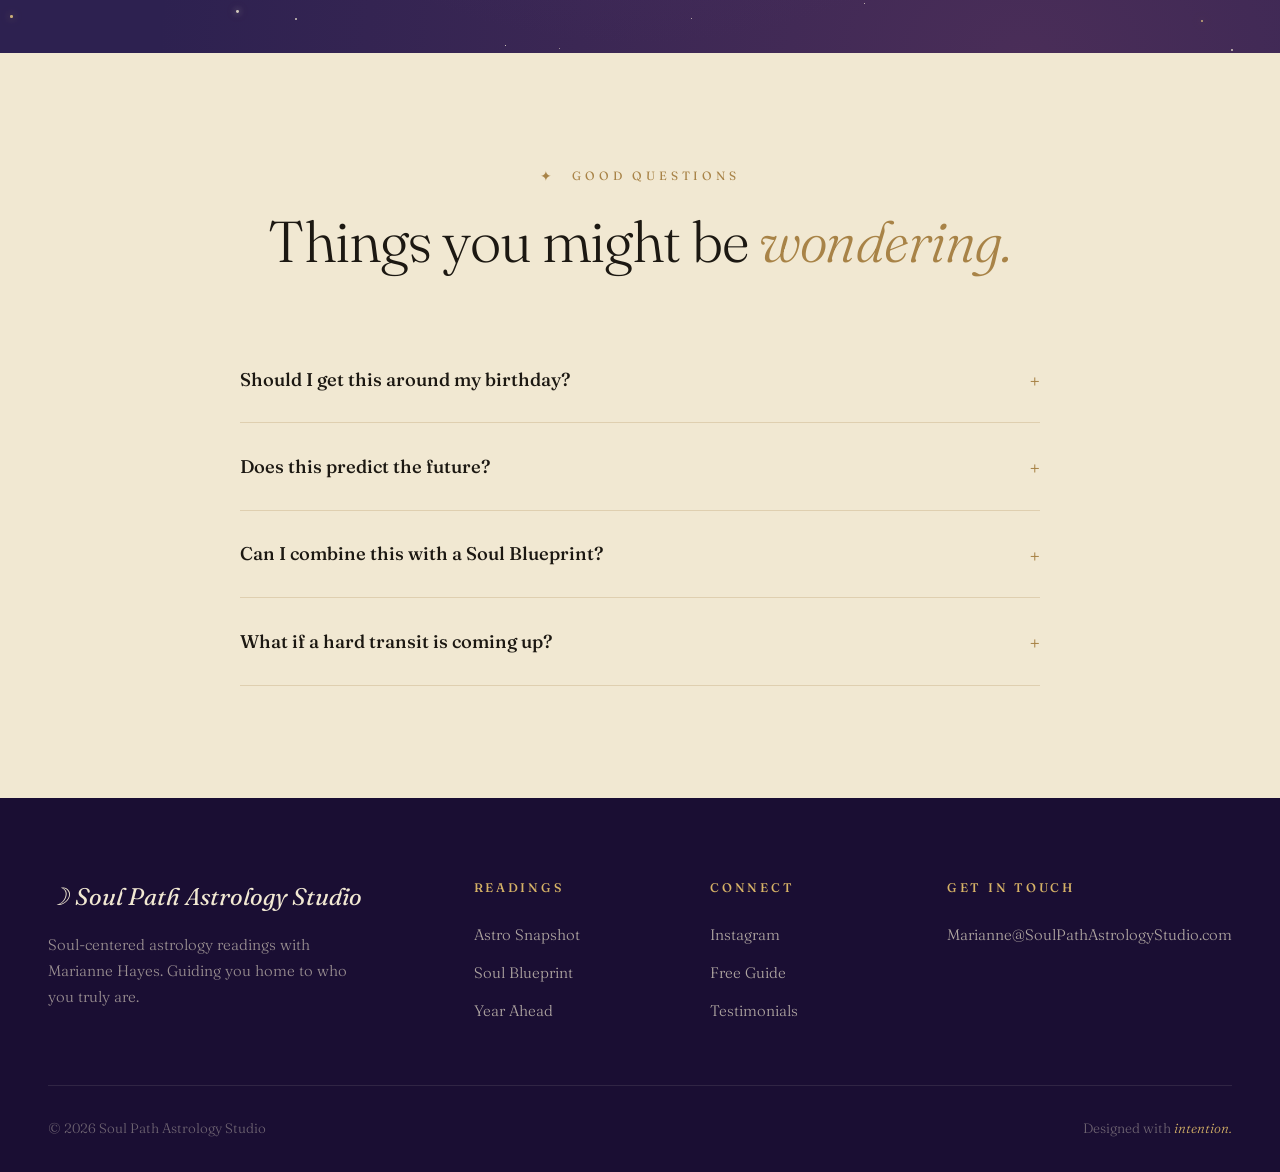
<file: year-ahead.html>
<!DOCTYPE html>
<html lang="en">
<head>
<meta charset="UTF-8">
<meta name="viewport" content="width=device-width, initial-scale=1.0">
<title>Year Ahead Forecast Reading — Soul Path Astrology Studio</title>
<meta name="description" content="Map the energetic terrain of your year through transits, progressions, and the lunar cycles unfolding in your chart.">
<link rel="preconnect" href="https://fonts.googleapis.com">
<link rel="preconnect" href="https://fonts.gstatic.com" crossorigin>
<link href="https://fonts.googleapis.com/css2?family=Fraunces:ital,opsz,wght@0,9..144,300;0,9..144,400;0,9..144,500;0,9..144,600;1,9..144,300;1,9..144,400;1,9..144,500&family=Cormorant+Garamond:ital,wght@0,300;0,400;0,500;1,300;1,400;1,500&display=swap" rel="stylesheet">
<link rel="stylesheet" href="styles.css">
</head>
<body>

<nav class="main-nav solid" id="mainNav">
  <a href="index.html" class="logo">
    <svg class="logo-mark" viewBox="0 0 80 100" xmlns="http://www.w3.org/2000/svg">
      <defs>
        <linearGradient id="logoSky" x1="0" y1="0" x2="0" y2="1">
          <stop offset="0%" stop-color="#3D2A5C"/>
          <stop offset="55%" stop-color="#5D3B6E"/>
          <stop offset="85%" stop-color="#8C4A6B"/>
          <stop offset="100%" stop-color="#3D2854"/>
        </linearGradient>
        <radialGradient id="saturnGrad" cx="40%" cy="40%" r="60%">
          <stop offset="0%" stop-color="#E0C896"/>
          <stop offset="100%" stop-color="#A88347"/>
        </radialGradient>
      </defs>
      <path d="M 8 95 L 8 35 Q 8 5 40 5 Q 72 5 72 35 L 72 95 Z" fill="url(#logoSky)" stroke="#C9A86A" stroke-width="1.2"/>
      <path d="M 12 92 L 12 36 Q 12 9 40 9 Q 68 9 68 36 L 68 92" fill="none" stroke="#C9A86A" stroke-width="0.4" opacity="0.5"/>
      <g fill="#F1E8D2">
        <circle cx="20" cy="22" r="0.6" opacity="0.7"/><circle cx="58" cy="18" r="0.5" opacity="0.6"/>
        <circle cx="62" cy="32" r="0.8" opacity="0.9"/><circle cx="18" cy="38" r="0.5" opacity="0.6"/>
        <circle cx="22" cy="55" r="0.7" opacity="0.7"/><circle cx="14" cy="70" r="0.5" opacity="0.5"/>
        <circle cx="65" cy="58" r="0.6" opacity="0.7"/><circle cx="55" cy="68" r="0.5" opacity="0.6"/>
      </g>
      <g fill="#F1E8D2" opacity="0.95">
        <path d="M 56 24 L 56.6 26 L 58.5 26.5 L 56.6 27 L 56 29 L 55.4 27 L 53.5 26.5 L 55.4 26 Z"/>
        <path d="M 24 30 L 24.4 31.2 L 25.6 31.5 L 24.4 31.8 L 24 33 L 23.6 31.8 L 22.4 31.5 L 23.6 31.2 Z"/>
        <path d="M 50 42 L 50.4 43 L 51.4 43.3 L 50.4 43.6 L 50 44.5 L 49.6 43.6 L 48.6 43.3 L 49.6 43 Z"/>
      </g>
      <ellipse cx="40" cy="45" rx="13" ry="2.5" fill="none" stroke="#C9A86A" stroke-width="0.9"/>
      <ellipse cx="40" cy="45" rx="13" ry="2.5" fill="none" stroke="#DDBE7E" stroke-width="0.4" opacity="0.6"/>
      <circle cx="40" cy="45" r="6.5" fill="url(#saturnGrad)"/>
      <ellipse cx="40" cy="45" rx="13" ry="2.5" fill="none" stroke="#C9A86A" stroke-width="0.9" stroke-dasharray="9 30" stroke-dashoffset="-6"/>
      <path d="M 9 82 Q 22 76 38 80 Q 52 84 71 78 L 71 95 L 9 95 Z" fill="#3D2854" opacity="0.6"/>
      <path d="M 9 86 Q 22 82 38 84 Q 52 86 71 83" fill="none" stroke="#C9A86A" stroke-width="0.3" opacity="0.4"/>
    </svg>
    <div>
      <div class="logo-text">Soul Path Astrology</div>
      <span class="logo-sub">Soul Work · Birth Charts</span>
    </div>
  </a>
  <button class="menu-toggle" id="menuToggle">☰</button>
  <ul class="nav-links" id="navLinks">
    <li><a href="index.html#about">About</a></li>
    <li><a href="index.html#readings">Readings</a></li>
    <li><a href="free-guide.html">Free Guide</a></li>
    <li><a href="index.html#testimonials">Praise</a></li>
    <li><a href="#book" class="nav-cta">Book Now</a></li>
  </ul>
</nav>

<!-- READING HERO -->
<header class="reading-hero">
  <div class="reading-hero-grid">
    <div>
      <div class="breadcrumb">
        <a href="index.html">Home</a> · <a href="index.html#readings">Readings</a> · Year Ahead Forecast
      </div>
      <div class="section-label">A Forecast Reading</div>
      <h1 class="reading-title">Year <em>Ahead Forecast</em></h1>
      <p class="reading-subtitle">Map the energetic terrain of your year through transits, progressions, and the lunar cycles unfolding in your chart.</p>
      <div class="reading-meta">
        <div class="meta-item"><span class="meta-label">Duration</span><span class="meta-value">75 min</span></div>
        <div class="meta-item"><span class="meta-label">Format</span><span class="meta-value">Live + transit calendar</span></div>
        <div class="meta-item"><span class="meta-label">Investment</span><span class="meta-value"><em>$195</em></span></div>
      </div>
      <a href="#book" class="btn-primary" style="background: var(--ink); color: var(--cream);">Book this reading</a>
    </div>
    <div class="reading-illustration">
      <svg viewBox="0 0 400 400" xmlns="http://www.w3.org/2000/svg">
  <defs>
    <radialGradient id="ringGlow_year-ahead" cx="50%" cy="50%" r="50%">
      <stop offset="0%" stop-color="#A88347" stop-opacity="0.15"/>
      <stop offset="100%" stop-color="#A88347" stop-opacity="0"/>
    </radialGradient>
  </defs>
  <!-- soft outer glow -->
  <circle cx="200" cy="200" r="190" fill="url(#ringGlow_year-ahead)"/>
  <!-- concentric rings -->
  <circle cx="200" cy="200" r="170" fill="none" stroke="#A88347" stroke-width="0.6" opacity="0.55"/>
  <circle cx="200" cy="200" r="140" fill="none" stroke="#A88347" stroke-width="0.4" opacity="0.4"/>
  <circle cx="200" cy="200" r="105" fill="none" stroke="#A88347" stroke-width="0.4" opacity="0.4"/>
  <circle cx="200" cy="200" r="70" fill="none" stroke="#A88347" stroke-width="0.4" opacity="0.5"/>
  <!-- decorative tick marks around outer ring -->
  <g stroke="#A88347" stroke-width="0.5" opacity="0.6">
    <line x1="370.0" y1="200.0" x2="378.0" y2="200.0"/> <line x1="364.2073904691416" y1="243.99923766742853" x2="371.93479707945414" y2="246.0697900282487"/> <line x1="347.2243186433546" y1="285.0" x2="354.1525218736301" y2="289.0"/> <line x1="320.2081528017131" y1="320.2081528017131" x2="325.86500705120545" y2="325.86500705120545"/> <line x1="285.0" y1="347.22431864335454" x2="289.0" y2="354.15252187363006"/> <line x1="243.99923766742853" y1="364.2073904691416" x2="246.0697900282487" y2="371.93479707945414"/> <line x1="200.0" y1="370.0" x2="200.0" y2="378.0"/> <line x1="156.00076233257147" y1="364.2073904691416" x2="153.93020997175128" y2="371.93479707945414"/> <line x1="115.00000000000004" y1="347.2243186433546" x2="111.00000000000004" y2="354.1525218736301"/> <line x1="79.79184719828693" y1="320.2081528017131" x2="74.13499294879455" y2="325.86500705120545"/> <line x1="52.77568135664541" y1="285.0" x2="45.84747812636991" y2="289.0"/> <line x1="35.792609530858414" y1="243.9992376674286" x2="28.065202920545858" y2="246.06979002824875"/> <line x1="30.0" y1="200.00000000000003" x2="22.0" y2="200.00000000000003"/> <line x1="35.792609530858385" y1="156.00076233257147" x2="28.06520292054583" y2="153.9302099717513"/> <line x1="52.775681356645435" y1="114.99999999999999" x2="45.847478126369936" y2="110.99999999999999"/> <line x1="79.79184719828689" y1="79.79184719828693" x2="74.13499294879452" y2="74.13499294879455"/> <line x1="114.99999999999993" y1="52.775681356645464" x2="110.99999999999991" y2="45.847478126369964"/> <line x1="156.0007623325715" y1="35.792609530858385" x2="153.93020997175134" y2="28.06520292054583"/> <line x1="199.99999999999997" y1="30.0" x2="199.99999999999997" y2="22.0"/> <line x1="243.99923766742845" y1="35.79260953085836" x2="246.0697900282486" y2="28.06520292054583"/> <line x1="285.0" y1="52.775681356645435" x2="289.0" y2="45.847478126369936"/> <line x1="320.208152801713" y1="79.79184719828689" x2="325.86500705120545" y2="74.13499294879452"/> <line x1="347.22431864335454" y1="114.99999999999993" x2="354.15252187363" y2="110.99999999999991"/> <line x1="364.2073904691416" y1="156.00076233257147" x2="371.93479707945414" y2="153.9302099717513"/>
  </g>
  <!-- diagonal accent lines -->
  <g stroke="#A88347" stroke-width="0.3" opacity="0.3">
    <line x1="80" y1="80" x2="320" y2="320"/>
    <line x1="320" y1="80" x2="80" y2="320"/>
  </g>
  <!-- center large symbol -->
  <text x="200" y="220" font-family="Cormorant Garamond, serif" font-size="80" fill="#A88347" text-anchor="middle" font-weight="400">✦</text>
  <!-- small ornamental stars -->
  <g fill="#A88347" opacity="0.7">
    <path d="M 100 100 L 102 108 L 110 110 L 102 112 L 100 120 L 98 112 L 90 110 L 98 108 Z"/>
    <path d="M 300 100 L 301.5 106 L 307.5 107.5 L 301.5 109 L 300 115 L 298.5 109 L 292.5 107.5 L 298.5 106 Z"/>
    <path d="M 300 300 L 302 308 L 310 310 L 302 312 L 300 320 L 298 312 L 290 310 L 298 308 Z"/>
    <path d="M 100 300 L 101.5 306 L 107.5 307.5 L 101.5 309 L 100 315 L 98.5 309 L 92.5 307.5 L 98.5 306 Z"/>
  </g>
</svg>
    </div>
  </div>
</header>

<!-- WHAT TO EXPECT -->
<section class="reading-content">
  <div class="reading-content-inner">
    <div class="section-label">What to Expect</div>
    <h2>The reading, in a <em>nutshell.</em></h2>
    
          <p>The Year Ahead Forecast is your <strong>cosmic weather report</strong>—a look at the major transits, progressions, and lunar themes shaping the next twelve months of your life.</p>
          <p>This isn't prediction. It's <em>orientation</em>. Knowing when expansion is supported, when integration is asked of you, when the soil is ready for planting and when it needs rest—this is how you stop pushing against the tide and start moving with it.</p>
          <p>You'll leave with a personalized transit timeline highlighting the key windows ahead, so you can plan launches, transitions, and tender moments with the sky on your side.</p>
        
    
    <div class="section-label" style="margin-top: 4rem;">What's Included</div>
    <h2>Everything that comes <em>with you.</em></h2>
    <div class="includes-grid">
        <div class="include-item"><h4>75-minute live session</h4><p>A focused look at your year's major movements. Recorded.</p></div>
        <div class="include-item"><h4>Custom transit timeline</h4><p>A beautifully designed timeline of your key transits, month by month.</p></div>
        <div class="include-item"><h4>Key date calendar</h4><p>Important new moons, full moons, and transit peaks marked just for you.</p></div>
        <div class="include-item"><h4>Themes & invitations document</h4><p>Written reflections on what each major transit is here to teach you.</p></div>
    </div>
    
    <div class="section-label" style="margin-top: 4rem;">How It Works</div>
    <h2>The journey, <em>step by step.</em></h2>
    <ul class="process-list">
        <li><h4>Book your session</h4><p>Choose your start month—we can begin from your birthday, the new year, or now.</p></li>
        <li><h4>I map your year</h4><p>I prepare your transits, progressions, and lunar themes in advance.</p></li>
        <li><h4>Live 75-min reading</h4><p>Walk through your year with full context and time for your questions.</p></li>
        <li><h4>Your timeline arrives</h4><p>A custom transit calendar lands in your inbox within 5 days.</p></li>
    </ul>
  </div>
</section>

<!-- BOOKING CTA -->
<section class="reading-book" id="book">
  <div class="stars" id="starsBook"></div>
  <div class="reading-book-content">
    <div class="section-label" style="color: var(--gold-light); justify-content: center;">Ready to Begin</div>
    <h2>Book your <em>Ahead Forecast</em>.</h2>
    <div class="price-tag">$195</div>
    <div class="price-tag-sub">75 min · Live + transit calendar</div>
    <p>Submit your birth details and choose a time. I'll be in touch within 24 hours to confirm.</p>
    <a href="mailto:Marianne@SoulPathAstrologyStudio.com?subject=Booking%20-%20Year Ahead Forecast" class="btn-primary">Begin booking</a>
  </div>
</section>

<!-- FAQ -->
<section class="faq">
  <div class="faq-inner">
    <div class="section-label">Good Questions</div>
    <h2>Things you might be <em>wondering.</em></h2>
      <div class="faq-item"><div class="faq-question">Should I get this around my birthday?</div><div class="faq-answer">It's a natural time, since the solar return chart adds another rich layer. But honestly, you can start your year anywhere—what matters is that you have the map.</div></div>
      <div class="faq-item"><div class="faq-question">Does this predict the future?</div><div class="faq-answer">No, and I don't do predictive astrology in that way. What I do is name the energies present in each window—what they ask of you, what they support—so you can move through your year with awareness instead of reactivity.</div></div>
      <div class="faq-item"><div class="faq-question">Can I combine this with a Soul Blueprint?</div><div class="faq-answer">Yes—and many people do. The Blueprint gives you the foundational map; the Year Ahead shows you how this year's weather is moving across it. Email me for a combined rate.</div></div>
      <div class="faq-item"><div class="faq-question">What if a hard transit is coming up?</div><div class="faq-answer">We'll talk about it together. Hard transits aren't bad—they're often where the most meaningful growth lives. I'll help you understand what's being asked of you and how to meet it.</div></div>
  </div>
</section>

<footer>
  <div class="footer-grid">
    <div class="footer-brand">
      <h3>☽ Soul Path Astrology Studio</h3>
      <p>Soul-centered astrology readings with Marianne Hayes. Guiding you home to who you truly are.</p>
    </div>
    <div class="footer-col">
      <h4>Readings</h4>
      <ul>
        <li><a href="astro-snapshot.html">Astro Snapshot</a></li>
        <li><a href="soul-blueprint.html">Soul Blueprint</a></li>
        <li><a href="year-ahead.html">Year Ahead</a></li>
      </ul>
    </div>
    <div class="footer-col">
      <h4>Connect</h4>
      <ul>
        <li><a href="https://www.instagram.com/soulpathastrostudio/">Instagram</a></li>
        <li><a href="free-guide.html">Free Guide</a></li>
        <li><a href="index.html#testimonials">Testimonials</a></li>
      </ul>
    </div>
    <div class="footer-col">
      <h4>Get in Touch</h4>
      <ul>
        <li><a href="mailto:Marianne@SoulPathAstrologyStudio.com">Marianne@SoulPathAstrologyStudio.com</a></li>
      </ul>
    </div>
  </div>
  <div class="footer-bottom">
    <div>© 2026 Soul Path Astrology Studio</div>
    <div>Designed with <em>intention.</em></div>
  </div>
</footer>

<script src="script.js"></script>
</body>
</html>
</file>
<file: styles.css>
/* ============================================================
   SOUL PATH ASTROLOGY — Shared Stylesheet
   v10 — guide-hero readability pass (deeper gold + warmer overlay)
   ============================================================ */

:root {
  --cream: #F1E8D2;
  --cream-warm: #E9DEC2;
  --cream-deep: #DDD0AE;
  --ink: #1C1812;
  --ink-soft: #4A4133;
  --ink-mute: #7A6F5C;
  --gold: #A88347;
  --gold-light: #D6B266;
  --gold-bright: #E6C77F;
  --night: #2D2150;
  --night-deep: #1A0E33;
  --night-glow: #5D3B7C;
  --night-rose: #8C4A6B;
  --pink-mist: #E8C6D8;
  --terra: #8C4A38;
}

* { box-sizing: border-box; margin: 0; padding: 0; }
html { scroll-behavior: smooth; }

body {
  font-family: 'Fraunces', Georgia, serif;
  background: var(--cream);
  color: var(--ink);
  line-height: 1.6;
  font-weight: 400;
  overflow-x: hidden;
}

img { display: block; max-width: 100%; }

/* ===== NAVIGATION ===== */
nav.main-nav {
  position: fixed;
  top: 0; left: 0; right: 0;
  z-index: 100;
  padding: 1.5rem 3rem;
  display: flex;
  justify-content: space-between;
  align-items: center;
  transition: background 0.4s ease, padding 0.4s ease, box-shadow 0.4s ease;
}

nav.main-nav.scrolled,
nav.main-nav.solid {
  background: var(--cream);
  padding: 1rem 3rem;
  box-shadow: 0 1px 0 rgba(28,24,18,0.06);
}

.logo {
  display: flex;
  align-items: center;
  gap: 0.7rem;
  text-decoration: none;
  transition: opacity 0.3s;
}

.logo:hover { opacity: 0.85; }

.logo-mark {
  width: 44px;
  height: 54px;
  flex-shrink: 0;
}

.logo-text {
  font-family: 'Cormorant Garamond', serif;
  font-size: 1.5rem;
  font-weight: 500;
  letter-spacing: 0.04em;
  color: var(--gold-light);
  line-height: 1;
  transition: color 0.4s;
  white-space: nowrap;
}

nav.main-nav.scrolled .logo-text,
nav.main-nav.solid .logo-text { color: var(--gold); }

.logo-sub {
  display: block;
  font-family: 'Cormorant Garamond', serif;
  font-size: 0.62rem;
  letter-spacing: 0.32em;
  text-transform: uppercase;
  color: var(--gold-light);
  margin-top: 4px;
  opacity: 0.8;
  transition: color 0.4s;
}

nav.main-nav.scrolled .logo-sub,
nav.main-nav.solid .logo-sub { color: var(--gold); }

.nav-links {
  display: flex;
  gap: 2.5rem;
  list-style: none;
  align-items: center;
}

.nav-links a {
  color: var(--cream);
  text-decoration: none;
  font-size: 0.78rem;
  letter-spacing: 0.18em;
  text-transform: uppercase;
  font-weight: 400;
  transition: color 0.4s, opacity 0.3s;
  opacity: 0.85;
}

nav.main-nav.scrolled .nav-links a,
nav.main-nav.solid .nav-links a { color: var(--ink); }

.nav-links a:hover { opacity: 1; color: var(--gold-light); }
nav.main-nav.scrolled .nav-links a:hover,
nav.main-nav.solid .nav-links a:hover { color: var(--gold); }

.nav-cta {
  border: 1px solid currentColor;
  padding: 0.6rem 1.2rem !important;
  border-radius: 999px;
  opacity: 1 !important;
}

.menu-toggle { display: none; background: none; border: none; color: var(--gold-light); cursor: pointer; font-size: 1.4rem; }
nav.main-nav.scrolled .menu-toggle,
nav.main-nav.solid .menu-toggle { color: var(--gold); }

/* ===== HERO ===== */
.hero {
  min-height: 100vh;
  background: var(--night);
  color: var(--cream);
  position: relative;
  overflow: hidden;
  display: flex;
  align-items: center;
  padding: 8rem 3rem 6rem;
}

.hero::before {
  content: "";
  position: absolute;
  inset: 0;
  background: 
    radial-gradient(ellipse at 15% 25%, rgba(221,190,126,0.15) 0%, transparent 45%),
    radial-gradient(ellipse at 85% 75%, rgba(140,74,107,0.22) 0%, transparent 55%),
    radial-gradient(ellipse at 50% 100%, rgba(93,59,124,0.4) 0%, transparent 60%),
    var(--night);
  z-index: 0;
}

.stars {
  position: absolute;
  inset: 0;
  z-index: 1;
  opacity: 0.85;
  pointer-events: none;
}

.star {
  position: absolute;
  background: var(--cream);
  border-radius: 50%;
  animation: twinkle 4s ease-in-out infinite;
}

.star.big {
  box-shadow: 0 0 6px rgba(241,232,210,0.8), 0 0 12px rgba(221,190,126,0.4);
}

.star.glow {
  background: var(--gold-bright);
  box-shadow: 0 0 8px rgba(221,190,126,0.8);
}

.shooting-star {
  position: absolute;
  width: 80px;
  height: 1px;
  background: linear-gradient(90deg, transparent, var(--cream), transparent);
  opacity: 0;
  animation: shoot 12s ease-in infinite;
}

@keyframes twinkle {
  0%, 100% { opacity: 0.25; transform: scale(0.85); }
  50% { opacity: 1; transform: scale(1); }
}

@keyframes shoot {
  0% { opacity: 0; transform: translateX(0) translateY(0) rotate(20deg); }
  10% { opacity: 0.9; }
  20% { opacity: 0; transform: translateX(400px) translateY(140px) rotate(20deg); }
  100% { opacity: 0; transform: translateX(400px) translateY(140px) rotate(20deg); }
}

.hero-content {
  position: relative;
  z-index: 2;
  max-width: 1400px;
  margin: 0 auto;
  width: 100%;
  display: grid;
  grid-template-columns: 1.2fr 1fr;
  gap: 4rem;
  align-items: center;
}

.eyebrow {
  font-size: 0.75rem;
  letter-spacing: 0.32em;
  text-transform: uppercase;
  color: var(--gold-light);
  margin-bottom: 2rem;
  display: flex;
  align-items: center;
  gap: 1rem;
  opacity: 0;
  animation: fadeUp 1s ease 0.2s forwards;
}

.eyebrow::before {
  content: "";
  width: 40px;
  height: 1px;
  background: var(--gold-light);
}

.hero h1 {
  font-family: 'Fraunces', serif;
  font-size: clamp(3rem, 7vw, 5.8rem);
  line-height: 0.98;
  font-weight: 300;
  letter-spacing: -0.02em;
  margin-bottom: 2rem;
  opacity: 0;
  animation: fadeUp 1.2s ease 0.4s forwards;
}

.hero h1 em {
  font-style: italic;
  font-weight: 400;
  color: var(--gold-light);
  font-feature-settings: "swsh" 1;
}

.hero-tagline {
  font-size: 1.15rem;
  line-height: 1.7;
  color: rgba(241,232,210,0.85);
  max-width: 480px;
  margin-bottom: 3rem;
  font-weight: 300;
  opacity: 0;
  animation: fadeUp 1.2s ease 0.6s forwards;
}

.hero-ctas {
  display: flex;
  gap: 1.5rem;
  align-items: center;
  flex-wrap: wrap;
  opacity: 0;
  animation: fadeUp 1.2s ease 0.8s forwards;
}

@keyframes fadeUp {
  from { opacity: 0; transform: translateY(20px); }
  to { opacity: 1; transform: translateY(0); }
}

.btn-primary {
  background: var(--gold);
  color: var(--night);
  padding: 1rem 2.2rem;
  border: none;
  border-radius: 999px;
  font-family: 'Fraunces', serif;
  font-size: 0.95rem;
  font-weight: 500;
  letter-spacing: 0.02em;
  cursor: pointer;
  text-decoration: none;
  display: inline-block;
  transition: all 0.3s ease;
}

.btn-primary:hover {
  background: var(--gold-light);
  transform: translateY(-2px);
  box-shadow: 0 8px 24px rgba(168,131,71,0.3);
}

.btn-text {
  color: var(--cream);
  text-decoration: none;
  font-size: 0.85rem;
  letter-spacing: 0.18em;
  text-transform: uppercase;
  border-bottom: 1px solid rgba(241,232,210,0.4);
  padding-bottom: 4px;
  transition: all 0.3s;
}

.btn-text:hover {
  color: var(--gold-light);
  border-color: var(--gold-light);
}

.btn-text.ink { color: var(--ink); border-bottom-color: var(--gold); }
.btn-text.ink:hover { color: var(--gold); }

.hero-wheel {
  position: relative;
  width: 100%;
  aspect-ratio: 1;
  max-width: 480px;
  margin: 0 auto;
  opacity: 0;
  animation: fadeIn 2s ease 0.8s forwards, rotate 240s linear infinite;
}

@keyframes fadeIn { to { opacity: 0.9; } }
@keyframes rotate { to { transform: rotate(360deg); } }

.hero-wheel svg { width: 100%; height: 100%; }

/* ===== QUOTE STRIP ===== */
.quote-strip {
  background: var(--cream-warm);
  padding: 2.5rem 3rem;
  text-align: center;
  border-bottom: 1px solid rgba(28,24,18,0.08);
}

.quote-strip p {
  font-family: 'Cormorant Garamond', serif;
  font-style: italic;
  font-size: 1.4rem;
  color: var(--ink-soft);
  font-weight: 300;
  max-width: 760px;
  margin: 0 auto;
}

.quote-strip cite {
  display: block;
  font-style: normal;
  font-size: 0.75rem;
  letter-spacing: 0.3em;
  text-transform: uppercase;
  color: var(--gold);
  margin-top: 1rem;
  font-family: 'Fraunces', serif;
}

/* ===== SECTION COMMON ===== */
section { padding: 7rem 3rem; }
.container { max-width: 1200px; margin: 0 auto; }

.section-label {
  font-size: 0.75rem;
  letter-spacing: 0.32em;
  text-transform: uppercase;
  color: var(--gold);
  margin-bottom: 1.5rem;
  display: flex;
  align-items: center;
  gap: 1rem;
}

.section-label::before {
  content: "✦";
  color: var(--gold);
  font-size: 0.9rem;
}

h2 {
  font-family: 'Fraunces', serif;
  font-size: clamp(2.2rem, 4.5vw, 3.6rem);
  line-height: 1.05;
  font-weight: 300;
  letter-spacing: -0.015em;
  margin-bottom: 1.5rem;
  color: var(--ink);
}

h2 em { font-style: italic; color: var(--gold); }

.lede {
  font-size: 1.15rem;
  line-height: 1.7;
  color: var(--ink-soft);
  max-width: 580px;
  font-weight: 300;
}

/* ===== ABOUT ===== */
.about { background: var(--cream); position: relative; }

.about-grid {
  display: grid;
  grid-template-columns: 1fr 1.3fr;
  gap: 5rem;
  align-items: center;
}

.about-image {
  position: relative;
  aspect-ratio: 4/5;
  max-width: 440px;
  margin: 0 auto;
}

.about-image-frame {
  position: relative;
  width: 100%;
  height: 100%;
  border-radius: 50% 50% 4px 4px / 30% 30% 4px 4px;
  overflow: hidden;
  box-shadow: 0 20px 50px rgba(45, 33, 80, 0.18);
}

.about-image-frame img {
  width: 100%;
  height: 100%;
  object-fit: cover;
  object-position: 50% 8%;
  display: block;
}

.about-image::before {
  content: "";
  position: absolute;
  inset: -16px -16px -8px -16px;
  border-radius: 50% 50% 4px 4px / 30% 30% 4px 4px;
  border: 1px solid var(--gold);
  opacity: 0.5;
  z-index: 0;
}

.about-image::after {
  content: "";
  position: absolute;
  inset: 30px;
  border-radius: 50%;
  background: radial-gradient(circle, rgba(168,131,71,0.18), transparent 70%);
  z-index: -1;
  filter: blur(20px);
}

.about-ornament {
  position: absolute;
  top: -28px;
  left: 50%;
  transform: translateX(-50%);
  width: 40px;
  height: 40px;
  z-index: 2;
}

.about-text h2 { margin-bottom: 2rem; }

.about-text p {
  font-size: 1.08rem;
  line-height: 1.8;
  color: var(--ink-soft);
  margin-bottom: 1.2rem;
  font-weight: 300;
}

.about-text p strong { color: var(--ink); font-weight: 500; }

.signature {
  font-family: 'Cormorant Garamond', serif;
  font-style: italic;
  font-size: 1.8rem;
  color: var(--gold);
  margin-top: 2rem;
  font-weight: 400;
}

/* ===== SERVICES ===== */
.services {
  position: relative;
  text-align: center;
  background: var(--cream-warm);
  overflow: hidden;
}

.services.with-bg {
  background-image: url('images/pink-arch.jpg');
  background-size: cover;
  background-position: center;
  background-attachment: fixed;
}

.services.with-bg::before {
  content: "";
  position: absolute;
  inset: 0;
  background: linear-gradient(180deg, 
    rgba(241,232,210,0.92) 0%, 
    rgba(232,198,216,0.7) 40%,
    rgba(232,198,216,0.6) 60%,
    rgba(241,232,210,0.92) 100%);
  z-index: 0;
}

.services .container { position: relative; z-index: 1; }

.services-header { margin-bottom: 5rem; }
.services-header .section-label { justify-content: center; }
.services-header .lede { margin: 1.5rem auto 0; }

.services-grid {
  display: grid;
  grid-template-columns: repeat(3, 1fr);
  gap: 2rem;
  text-align: left;
}

.service-card {
  background: var(--cream);
  padding: 3rem 2.5rem;
  border-radius: 4px;
  position: relative;
  transition: transform 0.4s ease, box-shadow 0.4s ease;
  border: 1px solid rgba(28,24,18,0.05);
  display: flex;
  flex-direction: column;
}

.service-card.featured {
  background: var(--ink);
  color: var(--cream);
}

.service-card:hover {
  transform: translateY(-6px);
  box-shadow: 0 20px 40px rgba(45,33,80,0.15);
}

.service-icon {
  font-family: 'Cormorant Garamond', serif;
  font-size: 2.2rem;
  color: var(--gold);
  margin-bottom: 1.5rem;
  display: block;
}

.service-card.featured .service-icon { color: var(--gold-light); }

.service-card h3 {
  font-family: 'Fraunces', serif;
  font-size: 1.7rem;
  font-weight: 400;
  line-height: 1.15;
  margin-bottom: 1rem;
  letter-spacing: -0.01em;
}

.service-card h3 em { font-style: italic; color: var(--gold); }

.service-price {
  font-family: 'Cormorant Garamond', serif;
  font-size: 1.1rem;
  color: var(--ink-mute);
  margin-bottom: 1.5rem;
  font-style: italic;
}

.service-card.featured .service-price { color: rgba(241,232,210,0.6); }

.service-card p {
  font-size: 0.98rem;
  line-height: 1.7;
  color: var(--ink-soft);
  font-weight: 300;
  margin-bottom: 2rem;
}

.service-card.featured p { color: rgba(241,232,210,0.78); }

.service-features {
  list-style: none;
  margin-bottom: 2rem;
  flex-grow: 1;
}

.service-features li {
  padding: 0.5rem 0;
  font-size: 0.92rem;
  color: var(--ink-soft);
  border-bottom: 1px solid rgba(28,24,18,0.06);
  position: relative;
  padding-left: 1.5rem;
}

.service-features li::before {
  content: "✦";
  position: absolute;
  left: 0;
  color: var(--gold);
  font-size: 0.7rem;
}

.service-card.featured .service-features li {
  color: rgba(241,232,210,0.75);
  border-bottom-color: rgba(241,232,210,0.1);
}

.service-cta {
  display: inline-block;
  color: var(--ink);
  text-decoration: none;
  font-size: 0.78rem;
  letter-spacing: 0.22em;
  text-transform: uppercase;
  border-bottom: 1px solid var(--gold);
  padding-bottom: 4px;
  transition: all 0.3s;
  align-self: flex-start;
}

.service-card.featured .service-cta { color: var(--cream); }
.service-cta:hover { color: var(--gold); letter-spacing: 0.28em; }

.featured-tag {
  position: absolute;
  top: 1.5rem;
  right: 1.5rem;
  background: var(--gold);
  color: var(--ink);
  padding: 0.3rem 0.8rem;
  border-radius: 999px;
  font-size: 0.65rem;
  letter-spacing: 0.18em;
  text-transform: uppercase;
  font-weight: 500;
}

/* ===== BIRTH CHART EXPLAINER ===== */
.explainer { background: var(--cream); position: relative; overflow: hidden; }

.explainer-grid {
  display: grid;
  grid-template-columns: 1fr 1fr;
  gap: 5rem;
  align-items: center;
}

.chart-illustration {
  aspect-ratio: 1;
  max-width: 480px;
  width: 100%;
  margin: 0 auto;
}

.chart-illustration svg { width: 100%; height: 100%; }

.explainer-text p {
  font-size: 1.08rem;
  line-height: 1.85;
  color: var(--ink-soft);
  margin-bottom: 1.3rem;
  font-weight: 300;
}

.explainer-text .highlight {
  font-family: 'Cormorant Garamond', serif;
  font-style: italic;
  font-size: 1.4rem;
  color: var(--ink);
  line-height: 1.5;
  padding: 1.5rem 0;
  border-top: 1px solid rgba(168,131,71,0.3);
  border-bottom: 1px solid rgba(168,131,71,0.3);
  margin: 2rem 0;
  font-weight: 400;
}

/* ===== FREE GUIDE BANNER (homepage version) ===== */
.free-guide {
  background: var(--night);
  color: var(--cream);
  text-align: center;
  position: relative;
  overflow: hidden;
}

.free-guide::before {
  content: "";
  position: absolute;
  inset: 0;
  background: 
    radial-gradient(ellipse at 30% 50%, rgba(221,190,126,0.18), transparent 60%),
    radial-gradient(ellipse at 70% 50%, rgba(140,74,107,0.22), transparent 60%),
    radial-gradient(ellipse at 50% 0%, rgba(93,59,124,0.35), transparent 70%);
}

.free-guide-content { position: relative; z-index: 1; max-width: 700px; margin: 0 auto; }

.free-guide .section-label { color: var(--gold-light); justify-content: center; }
.free-guide .section-label::before { color: var(--gold-light); }

.free-guide h2 { color: var(--cream); margin-bottom: 1.5rem; }
.free-guide h2 em,
.reading-book h2 em,
.service-card.featured h3 em {
  color: var(--gold-light);
}

.free-guide p {
  font-size: 1.1rem;
  line-height: 1.7;
  color: rgba(241,232,210,0.8);
  margin-bottom: 2.5rem;
  font-weight: 300;
}

.moon-decoration {
  width: 60px;
  height: 60px;
  margin: 0 auto 2rem;
  position: relative;
}

/* ===== TESTIMONIALS ===== */
.testimonials { background: var(--cream); text-align: center; }
.testimonials-header { margin-bottom: 5rem; }
.testimonials-header .section-label { justify-content: center; }

.testimonials-grid {
  display: grid;
  grid-template-columns: repeat(3, 1fr);
  gap: 3rem;
  text-align: left;
}

.testimonial { padding: 2rem 0; position: relative; }

.testimonial-mark {
  font-family: 'Cormorant Garamond', serif;
  font-size: 5rem;
  line-height: 0.5;
  color: var(--gold);
  margin-bottom: 1rem;
  display: block;
  height: 30px;
}

.testimonial p {
  font-family: 'Cormorant Garamond', serif;
  font-style: italic;
  font-size: 1.15rem;
  line-height: 1.7;
  color: var(--ink);
  margin-bottom: 1.5rem;
  font-weight: 400;
}

.testimonial-author {
  font-size: 0.78rem;
  letter-spacing: 0.22em;
  text-transform: uppercase;
  color: var(--ink-mute);
  display: flex;
  align-items: center;
  gap: 0.75rem;
}

.testimonial-author::before {
  content: "";
  width: 24px;
  height: 1px;
  background: var(--gold);
}

/* ===== NEWSLETTER ===== */
.newsletter {
  background: var(--cream-warm);
  text-align: center;
  padding: 6rem 3rem;
}

.newsletter-content { max-width: 560px; margin: 0 auto; }
.newsletter .section-label { justify-content: center; }
.newsletter h2 { font-size: clamp(1.8rem, 3vw, 2.6rem); margin-bottom: 1rem; }

.newsletter p {
  color: var(--ink-soft);
  margin-bottom: 2.5rem;
  font-size: 1.05rem;
  font-weight: 300;
}

.newsletter-form {
  display: flex;
  gap: 0.75rem;
  background: var(--cream);
  padding: 0.5rem;
  border-radius: 999px;
  border: 1px solid rgba(28,24,18,0.1);
  max-width: 480px;
  margin: 0 auto;
}

.newsletter-form input {
  flex: 1;
  background: none;
  border: none;
  padding: 0.8rem 1.2rem;
  font-family: 'Fraunces', serif;
  font-size: 1rem;
  color: var(--ink);
  outline: none;
}

.newsletter-form input::placeholder { color: var(--ink-mute); font-style: italic; }

.newsletter-form button {
  background: var(--ink);
  color: var(--cream);
  border: none;
  padding: 0.8rem 1.8rem;
  border-radius: 999px;
  font-family: 'Fraunces', serif;
  font-size: 0.85rem;
  letter-spacing: 0.15em;
  text-transform: uppercase;
  cursor: pointer;
  transition: background 0.3s;
}

.newsletter-form button:hover { background: var(--gold); color: var(--ink); }

/* ===== FOOTER ===== */
footer { background: var(--night-deep); color: var(--cream); padding: 5rem 3rem 2rem; }

.footer-grid {
  max-width: 1200px;
  margin: 0 auto;
  display: grid;
  grid-template-columns: 2fr 1fr 1fr 1.5fr;
  gap: 3rem;
  padding-bottom: 3rem;
  border-bottom: 1px solid rgba(241,232,210,0.1);
}

.footer-brand h3 {
  font-family: 'Fraunces', serif;
  font-style: italic;
  font-weight: 400;
  font-size: 1.5rem;
  margin-bottom: 1rem;
  color: var(--cream);
}

.footer-brand p {
  color: rgba(241,232,210,0.6);
  font-size: 0.95rem;
  line-height: 1.7;
  max-width: 320px;
  font-weight: 300;
}

.footer-col h4 {
  font-family: 'Fraunces', serif;
  font-size: 0.78rem;
  letter-spacing: 0.22em;
  text-transform: uppercase;
  color: var(--gold-light);
  margin-bottom: 1.5rem;
  font-weight: 500;
}

.footer-col ul { list-style: none; }
.footer-col li { margin-bottom: 0.8rem; }

.footer-col a {
  color: rgba(241,232,210,0.7);
  text-decoration: none;
  font-size: 0.95rem;
  transition: color 0.3s;
  font-weight: 300;
}

.footer-col a:hover { color: var(--gold-light); }

.footer-bottom {
  max-width: 1200px;
  margin: 2rem auto 0;
  display: flex;
  justify-content: space-between;
  align-items: center;
  color: rgba(241,232,210,0.4);
  font-size: 0.85rem;
  font-weight: 300;
}

.footer-bottom em { font-style: italic; color: var(--gold-light); }

/* ============================================================
   READING DETAIL PAGES
   ============================================================ */

.reading-hero {
  padding: 9rem 3rem 5rem;
  background: var(--cream);
  position: relative;
  overflow: hidden;
}

.reading-hero-grid {
  max-width: 1200px;
  margin: 0 auto;
  display: grid;
  grid-template-columns: 1.3fr 1fr;
  gap: 5rem;
  align-items: center;
}

.breadcrumb {
  font-size: 0.75rem;
  letter-spacing: 0.22em;
  text-transform: uppercase;
  color: var(--ink-mute);
  margin-bottom: 2rem;
}

.breadcrumb a { color: var(--gold); text-decoration: none; }
.breadcrumb a:hover { text-decoration: underline; }

.reading-title {
  font-family: 'Fraunces', serif;
  font-size: clamp(2.6rem, 5.5vw, 4.4rem);
  line-height: 1;
  font-weight: 300;
  letter-spacing: -0.02em;
  margin-bottom: 1.5rem;
  color: var(--ink);
}

.reading-title em { font-style: italic; color: var(--gold); }

.reading-subtitle {
  font-family: 'Cormorant Garamond', serif;
  font-style: italic;
  font-size: 1.4rem;
  color: var(--ink-soft);
  margin-bottom: 2rem;
  font-weight: 400;
  line-height: 1.4;
}

.reading-meta {
  display: flex;
  gap: 2.5rem;
  margin-bottom: 2.5rem;
  padding: 1.5rem 0;
  border-top: 1px solid rgba(168,131,71,0.3);
  border-bottom: 1px solid rgba(168,131,71,0.3);
  flex-wrap: wrap;
}

.meta-item { display: flex; flex-direction: column; gap: 0.25rem; }

.meta-label {
  font-size: 0.7rem;
  letter-spacing: 0.22em;
  text-transform: uppercase;
  color: var(--ink-mute);
}

.meta-value {
  font-family: 'Cormorant Garamond', serif;
  font-size: 1.3rem;
  color: var(--ink);
  font-weight: 500;
}

.meta-value em { color: var(--gold); font-style: italic; }

.reading-illustration {
  aspect-ratio: 1;
  max-width: 460px;
  width: 100%;
  margin: 0 auto;
}

.reading-illustration svg { width: 100%; height: 100%; }

/* Reading content sections */
.reading-content {
  background: var(--cream-warm);
  padding: 7rem 3rem;
}

.reading-content-inner {
  max-width: 880px;
  margin: 0 auto;
}

.reading-content h2 {
  font-size: clamp(1.8rem, 3.5vw, 2.6rem);
  margin-bottom: 1.5rem;
}

.reading-content p {
  font-size: 1.1rem;
  line-height: 1.85;
  color: var(--ink-soft);
  margin-bottom: 1.5rem;
  font-weight: 300;
}

.reading-content p strong { color: var(--ink); font-weight: 500; }

.includes-grid {
  display: grid;
  grid-template-columns: repeat(2, 1fr);
  gap: 1.5rem;
  margin: 3rem 0;
}

.include-item {
  background: var(--cream);
  padding: 1.8rem;
  border-radius: 4px;
  border-left: 3px solid var(--gold);
}

.include-item h4 {
  font-family: 'Fraunces', serif;
  font-size: 1.15rem;
  font-weight: 500;
  margin-bottom: 0.5rem;
  color: var(--ink);
}

.include-item p {
  font-size: 0.95rem;
  line-height: 1.6;
  color: var(--ink-soft);
  margin: 0;
}

.process-list {
  list-style: none;
  margin: 3rem 0;
  counter-reset: step;
}

.process-list li {
  counter-increment: step;
  position: relative;
  padding: 1.5rem 0 1.5rem 4rem;
  border-bottom: 1px solid rgba(168,131,71,0.2);
}

.process-list li::before {
  content: counter(step, decimal-leading-zero);
  position: absolute;
  left: 0;
  top: 1.5rem;
  font-family: 'Cormorant Garamond', serif;
  font-size: 1.6rem;
  color: var(--gold);
  font-style: italic;
  font-weight: 500;
}

.process-list h4 {
  font-family: 'Fraunces', serif;
  font-size: 1.2rem;
  font-weight: 500;
  margin-bottom: 0.5rem;
  color: var(--ink);
}

.process-list p {
  margin: 0;
  font-size: 1rem;
  line-height: 1.6;
}

/* Reading booking section */
.reading-book {
  background: var(--night);
  color: var(--cream);
  padding: 7rem 3rem;
  text-align: center;
  position: relative;
  overflow: hidden;
}

.reading-book::before {
  content: "";
  position: absolute;
  inset: 0;
  background: 
    radial-gradient(ellipse at 50% 0%, rgba(93,59,124,0.5), transparent 70%),
    radial-gradient(ellipse at 80% 100%, rgba(140,74,107,0.3), transparent 60%);
}

.reading-book-content { position: relative; z-index: 1; max-width: 600px; margin: 0 auto; }

.reading-book h2 { color: var(--cream); margin-bottom: 1rem; }

.reading-book p {
  color: rgba(241,232,210,0.85);
  font-size: 1.1rem;
  margin-bottom: 2.5rem;
  font-weight: 300;
}

.price-tag {
  font-family: 'Cormorant Garamond', serif;
  font-size: 3rem;
  color: var(--gold-light);
  margin-bottom: 0.5rem;
  font-weight: 500;
}

.price-tag-sub {
  font-size: 0.85rem;
  letter-spacing: 0.22em;
  text-transform: uppercase;
  color: rgba(241,232,210,0.6);
  margin-bottom: 2.5rem;
}

/* FAQ */
.faq { background: var(--cream); padding: 7rem 3rem; }
.faq-inner { max-width: 800px; margin: 0 auto; }
.faq-inner .section-label { justify-content: center; }
.faq h2 { text-align: center; margin-bottom: 4rem; }

.faq-item {
  border-bottom: 1px solid rgba(168,131,71,0.25);
  padding: 1.5rem 0;
  cursor: pointer;
}

.faq-question {
  font-family: 'Fraunces', serif;
  font-size: 1.15rem;
  font-weight: 500;
  color: var(--ink);
  display: flex;
  justify-content: space-between;
  align-items: center;
  gap: 1rem;
}

.faq-question::after {
  content: "+";
  font-family: 'Cormorant Garamond', serif;
  font-size: 1.5rem;
  color: var(--gold);
  transition: transform 0.3s;
  flex-shrink: 0;
}

.faq-item.open .faq-question::after { transform: rotate(45deg); }

.faq-answer {
  max-height: 0;
  overflow: hidden;
  transition: max-height 0.4s ease, margin-top 0.3s ease;
  color: var(--ink-soft);
  font-size: 1.02rem;
  line-height: 1.7;
  font-weight: 300;
}

.faq-item.open .faq-answer {
  max-height: 500px;
  margin-top: 1rem;
}

/* ============================================================
   FREE GUIDE LANDING PAGE
   ============================================================ */

.guide-hero {
  min-height: 100vh;
  position: relative;
  overflow: hidden;
  display: flex;
  align-items: center;
  padding: 8rem 3rem 5rem;
  background-image: url('images/moon.jpg');
  background-size: cover;
  background-position: center;
  color: var(--ink);
}

.guide-hero::before {
  content: "";
  position: absolute;
  inset: 0;
  background: linear-gradient(
    180deg,
    rgba(241,232,210,0.78) 0%,
    rgba(241,232,210,0.55) 50%,
    rgba(241,232,210,0.92) 100%
  );
}

.guide-hero::after {
  content: "";
  position: absolute;
  inset: 0;
  background: radial-gradient(ellipse at 30% 30%, rgba(168,131,71,0.18), transparent 60%);
}

/* Scoped legibility tweaks: page sits on a light photo, so push gold deeper */
.guide-hero .section-label,
.guide-hero h1 em {
  color: var(--gold);
}

.guide-hero ~ * .section-label { /* leave the rest of the page alone */ }

/* Nav over the guide hero: darken slightly until scroll triggers .scrolled */
body.page-guide nav.main-nav:not(.scrolled) .logo-text { color: var(--gold); }
body.page-guide nav.main-nav:not(.scrolled) .logo-sub { color: var(--gold); opacity: 1; }
body.page-guide nav.main-nav:not(.scrolled) .nav-links a { 
  color: var(--ink-soft); 
  opacity: 1;
}
body.page-guide nav.main-nav:not(.scrolled) .nav-links a:hover { color: var(--gold); }
body.page-guide nav.main-nav:not(.scrolled) .nav-cta { 
  border-color: var(--ink-soft); 
}
body.page-guide nav.main-nav:not(.scrolled) .menu-toggle { color: var(--gold); }

.guide-hero-content {
  position: relative;
  z-index: 1;
  max-width: 1200px;
  margin: 0 auto;
  width: 100%;
  display: grid;
  grid-template-columns: 1.2fr 1fr;
  gap: 4rem;
  align-items: center;
}

.guide-hero h1 {
  font-family: 'Fraunces', serif;
  font-size: clamp(2.8rem, 6vw, 5rem);
  line-height: 1.02;
  font-weight: 300;
  letter-spacing: -0.02em;
  margin-bottom: 1.5rem;
  color: var(--ink);
}

.guide-hero h1 em { font-style: italic; color: var(--gold); }

.guide-hero .lede {
  font-size: 1.2rem;
  margin-bottom: 2.5rem;
  color: var(--ink-soft);
  max-width: 520px;
}

.guide-form {
  background: rgba(241,232,210,0.85);
  backdrop-filter: blur(8px);
  border: 1px solid rgba(168,131,71,0.3);
  padding: 2.5rem;
  border-radius: 8px;
  max-width: 480px;
  margin: 0 auto;
  box-shadow: 0 20px 40px rgba(45,33,80,0.12);
}

.guide-form-label {
  font-size: 0.75rem;
  letter-spacing: 0.32em;
  text-transform: uppercase;
  color: var(--gold);
  margin-bottom: 1rem;
  text-align: center;
}

.guide-form h3 {
  font-family: 'Fraunces', serif;
  font-size: 1.8rem;
  font-weight: 400;
  margin-bottom: 0.5rem;
  text-align: center;
  color: var(--ink);
}

.guide-form h3 em { font-style: italic; color: var(--gold); }

.guide-form p {
  text-align: center;
  font-size: 0.95rem;
  color: var(--ink-soft);
  margin-bottom: 2rem;
  font-weight: 300;
}

.guide-form input {
  width: 100%;
  background: var(--cream);
  border: 1px solid rgba(28,24,18,0.15);
  padding: 1rem 1.2rem;
  margin-bottom: 1rem;
  font-family: 'Fraunces', serif;
  font-size: 1rem;
  color: var(--ink);
  border-radius: 4px;
  outline: none;
  transition: border-color 0.3s;
}

.guide-form input:focus { border-color: var(--gold); }
.guide-form input::placeholder { color: var(--ink-mute); font-style: italic; }

.guide-form button {
  width: 100%;
  background: var(--ink);
  color: var(--cream);
  border: none;
  padding: 1rem;
  border-radius: 4px;
  font-family: 'Fraunces', serif;
  font-size: 0.95rem;
  letter-spacing: 0.15em;
  text-transform: uppercase;
  cursor: pointer;
  transition: all 0.3s;
}

.guide-form button:hover { background: var(--gold); color: var(--ink); transform: translateY(-2px); }

.guide-form-note {
  text-align: center;
  font-size: 0.78rem;
  color: var(--ink-mute);
  margin-top: 1rem;
  font-style: italic;
}

.guide-content {
  background: var(--cream);
  padding: 7rem 3rem;
}

.guide-content-inner {
  max-width: 860px;
  margin: 0 auto;
  text-align: center;
}

.guide-preview-grid {
  display: grid;
  grid-template-columns: repeat(4, 1fr);
  gap: 2rem;
  margin: 4rem 0;
  text-align: left;
}

.guide-preview-item {
  padding: 1.5rem;
  background: var(--cream-warm);
  border-radius: 4px;
  border-top: 2px solid var(--gold);
}

.guide-preview-phase {
  font-family: 'Cormorant Garamond', serif;
  font-size: 2rem;
  color: var(--gold);
  display: block;
  margin-bottom: 0.5rem;
  font-style: italic;
}

.guide-preview-item h4 {
  font-family: 'Fraunces', serif;
  font-size: 1rem;
  font-weight: 500;
  margin-bottom: 0.5rem;
  color: var(--ink);
}

.guide-preview-item p {
  font-size: 0.9rem;
  color: var(--ink-soft);
  line-height: 1.6;
  font-weight: 300;
}

/* ============================================================
   RESPONSIVE
   ============================================================ */

@media (max-width: 900px) {
  nav.main-nav { padding: 1rem 1.25rem; }
  .logo-mark { width: 36px; height: 44px; }
  .logo-text { font-size: 1.15rem; }
  .logo-sub { display: none; }
  
  .nav-links { 
    position: fixed;
    top: 0; right: -100%;
    width: 80%;
    height: 100vh;
    background: var(--night);
    flex-direction: column;
    justify-content: center;
    padding: 3rem;
    transition: right 0.4s ease;
  }
  .nav-links.open { right: 0; }
  .nav-links a { color: var(--cream) !important; font-size: 1rem; }
  .menu-toggle { display: block; z-index: 101; }
  
  section { padding: 4rem 1.5rem; }
  .hero, .guide-hero { padding: 7rem 1.5rem 4rem; }
  .hero-content, .guide-hero-content { grid-template-columns: 1fr; gap: 2rem; }
  .hero-wheel { max-width: 280px; }
  .about-grid, .explainer-grid, .reading-hero-grid { grid-template-columns: 1fr; gap: 3rem; }
  .reading-hero { padding: 7rem 1.5rem 3rem; }
  .reading-content, .reading-book, .faq, .guide-content { padding: 4rem 1.5rem; }
  .services-grid, .testimonials-grid, .includes-grid, .guide-preview-grid { grid-template-columns: 1fr; gap: 1.5rem; }
  .footer-grid { grid-template-columns: 1fr 1fr; }
  .footer-bottom { flex-direction: column; gap: 1rem; text-align: center; }
  .quote-strip { padding: 2rem 1.5rem; }
  .quote-strip p { font-size: 1.15rem; }
  .newsletter-form { flex-direction: column; border-radius: 16px; }
  .newsletter-form input, .newsletter-form button { width: 100%; }
  .reading-meta { gap: 1.5rem; }
  .services.with-bg { background-attachment: scroll; }
}
</file>
